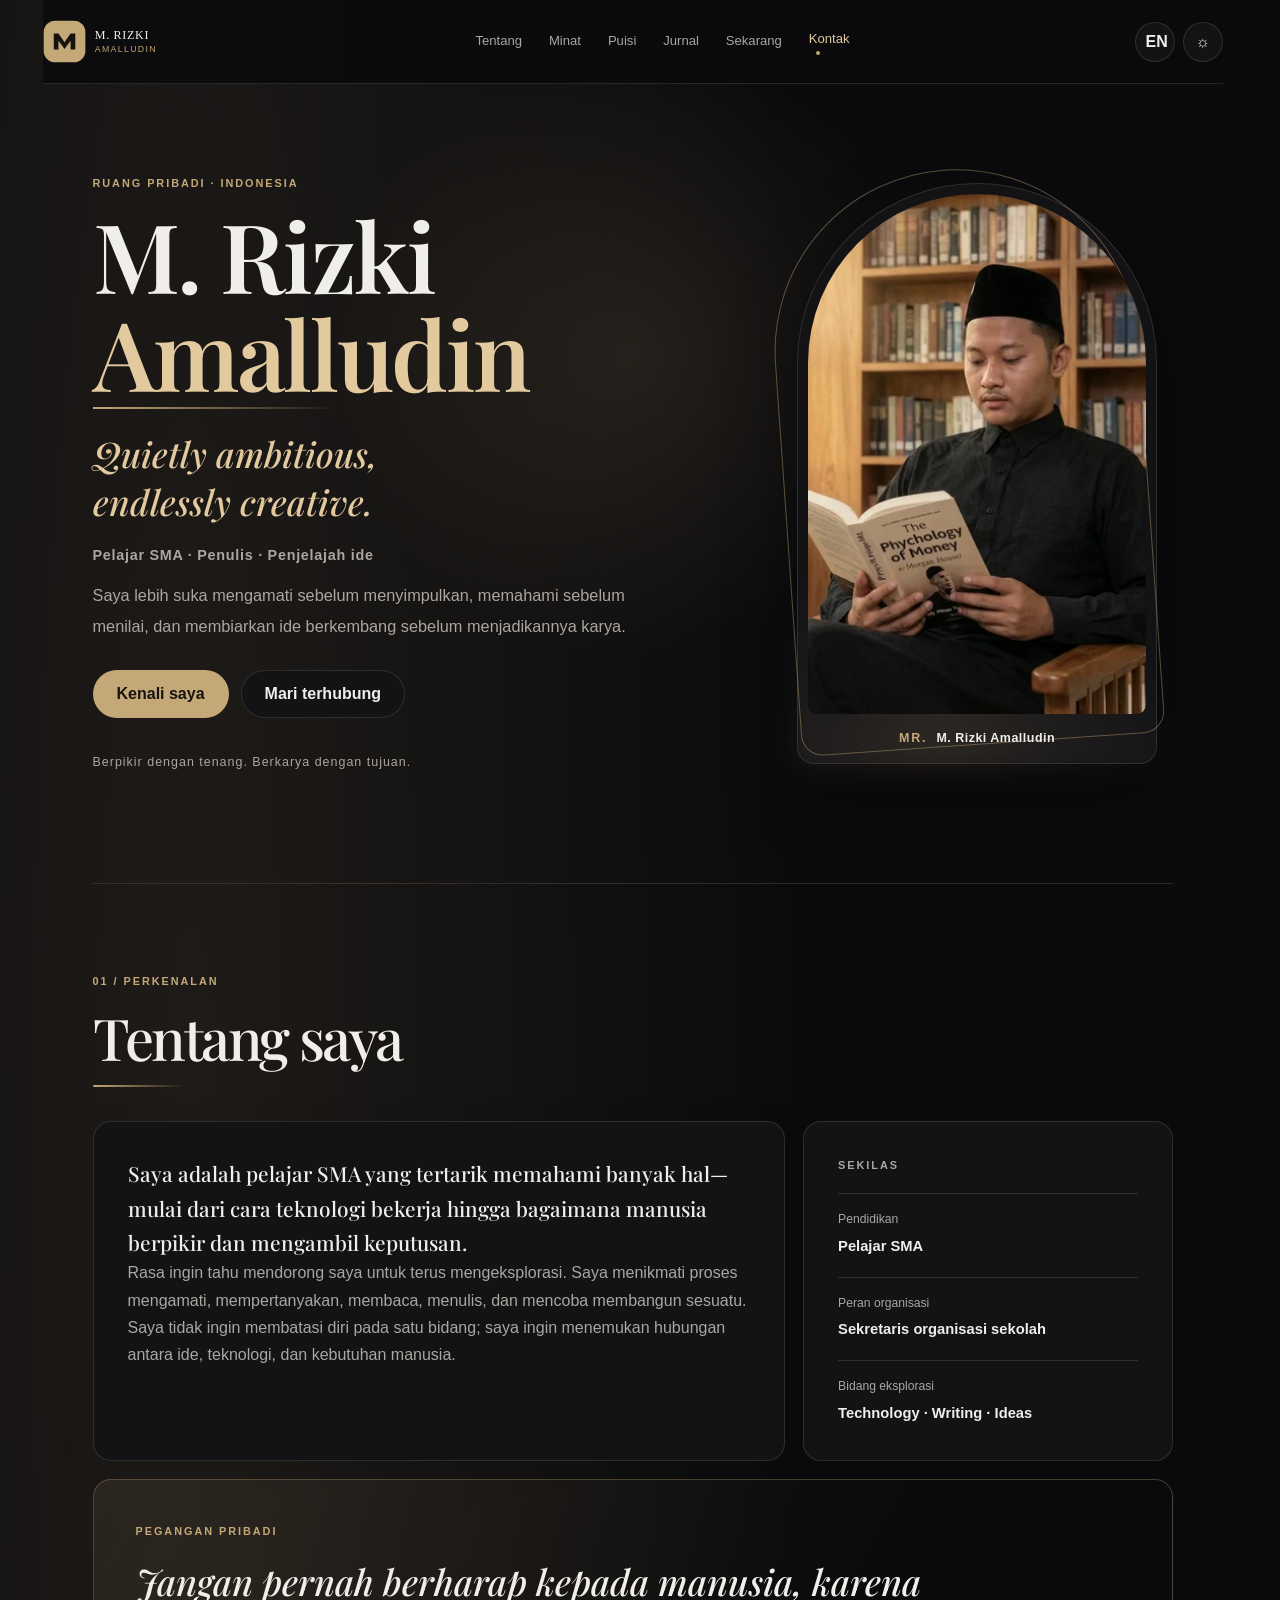
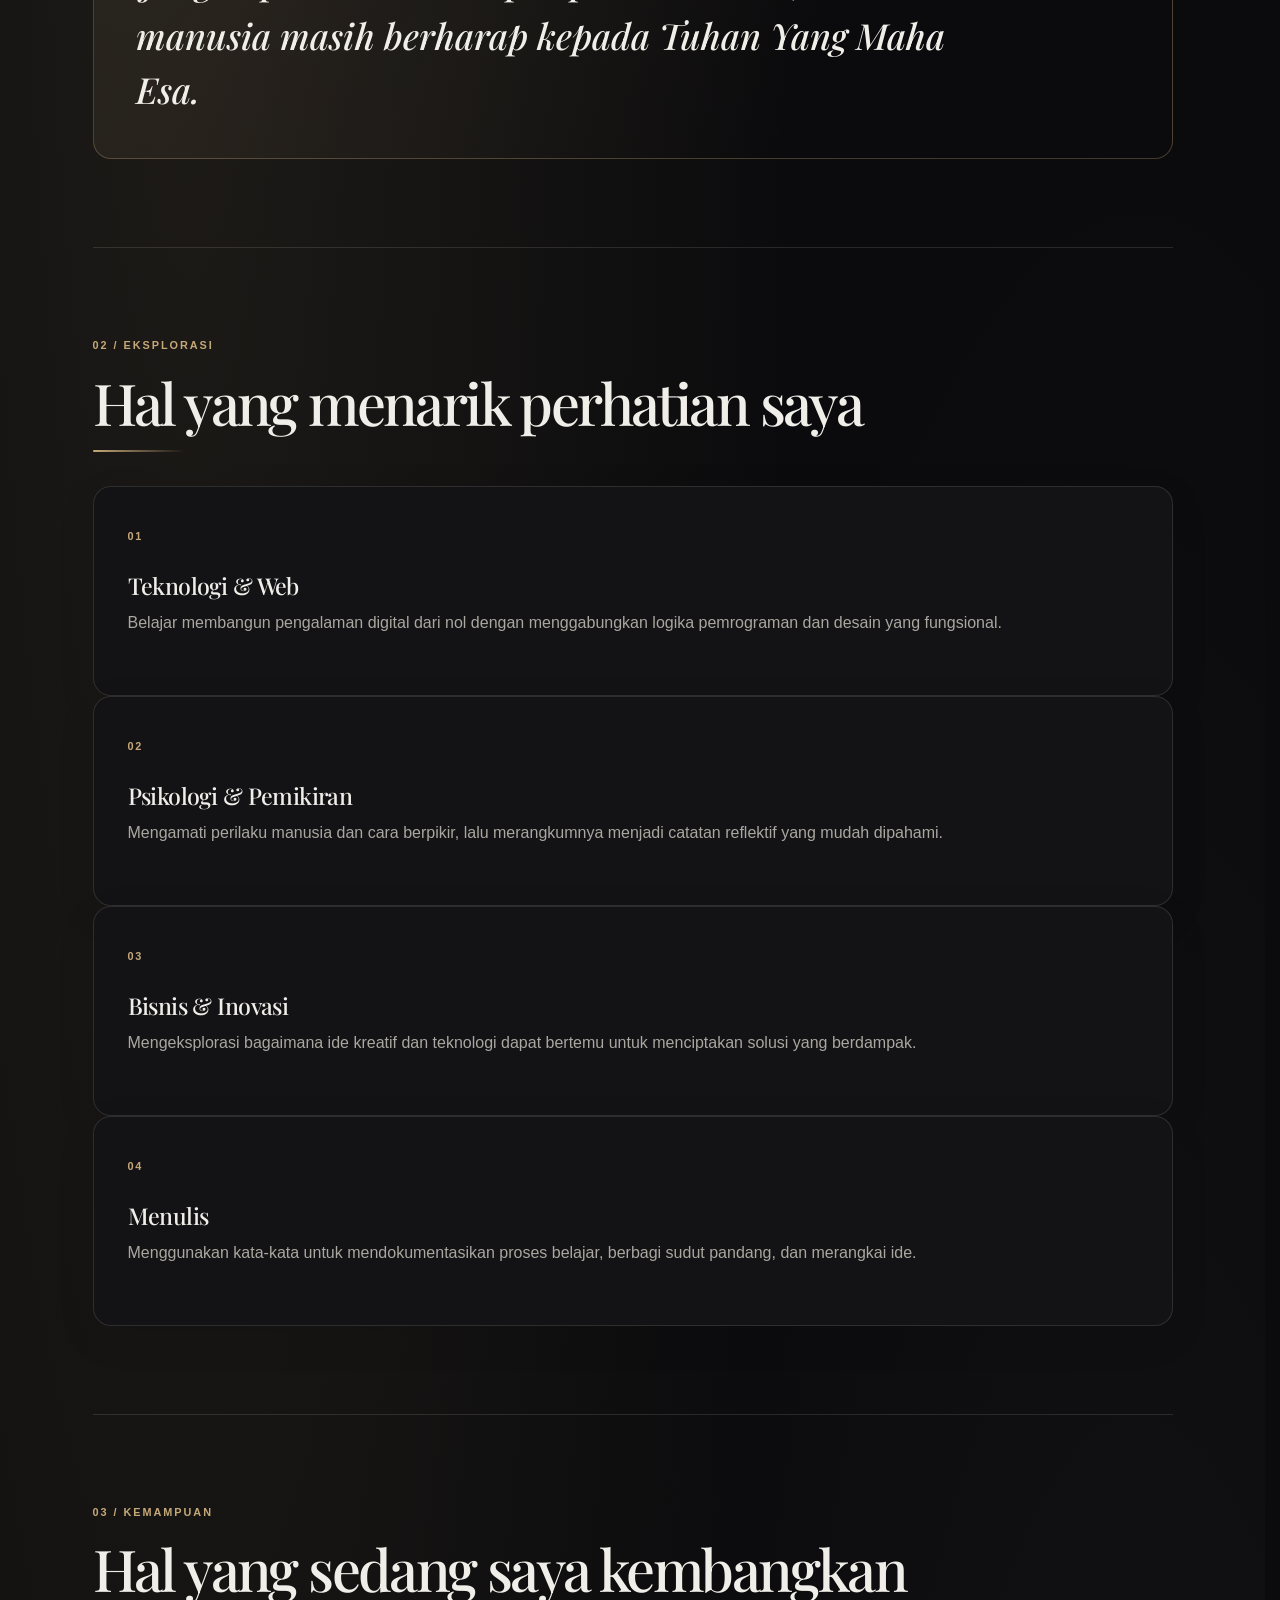
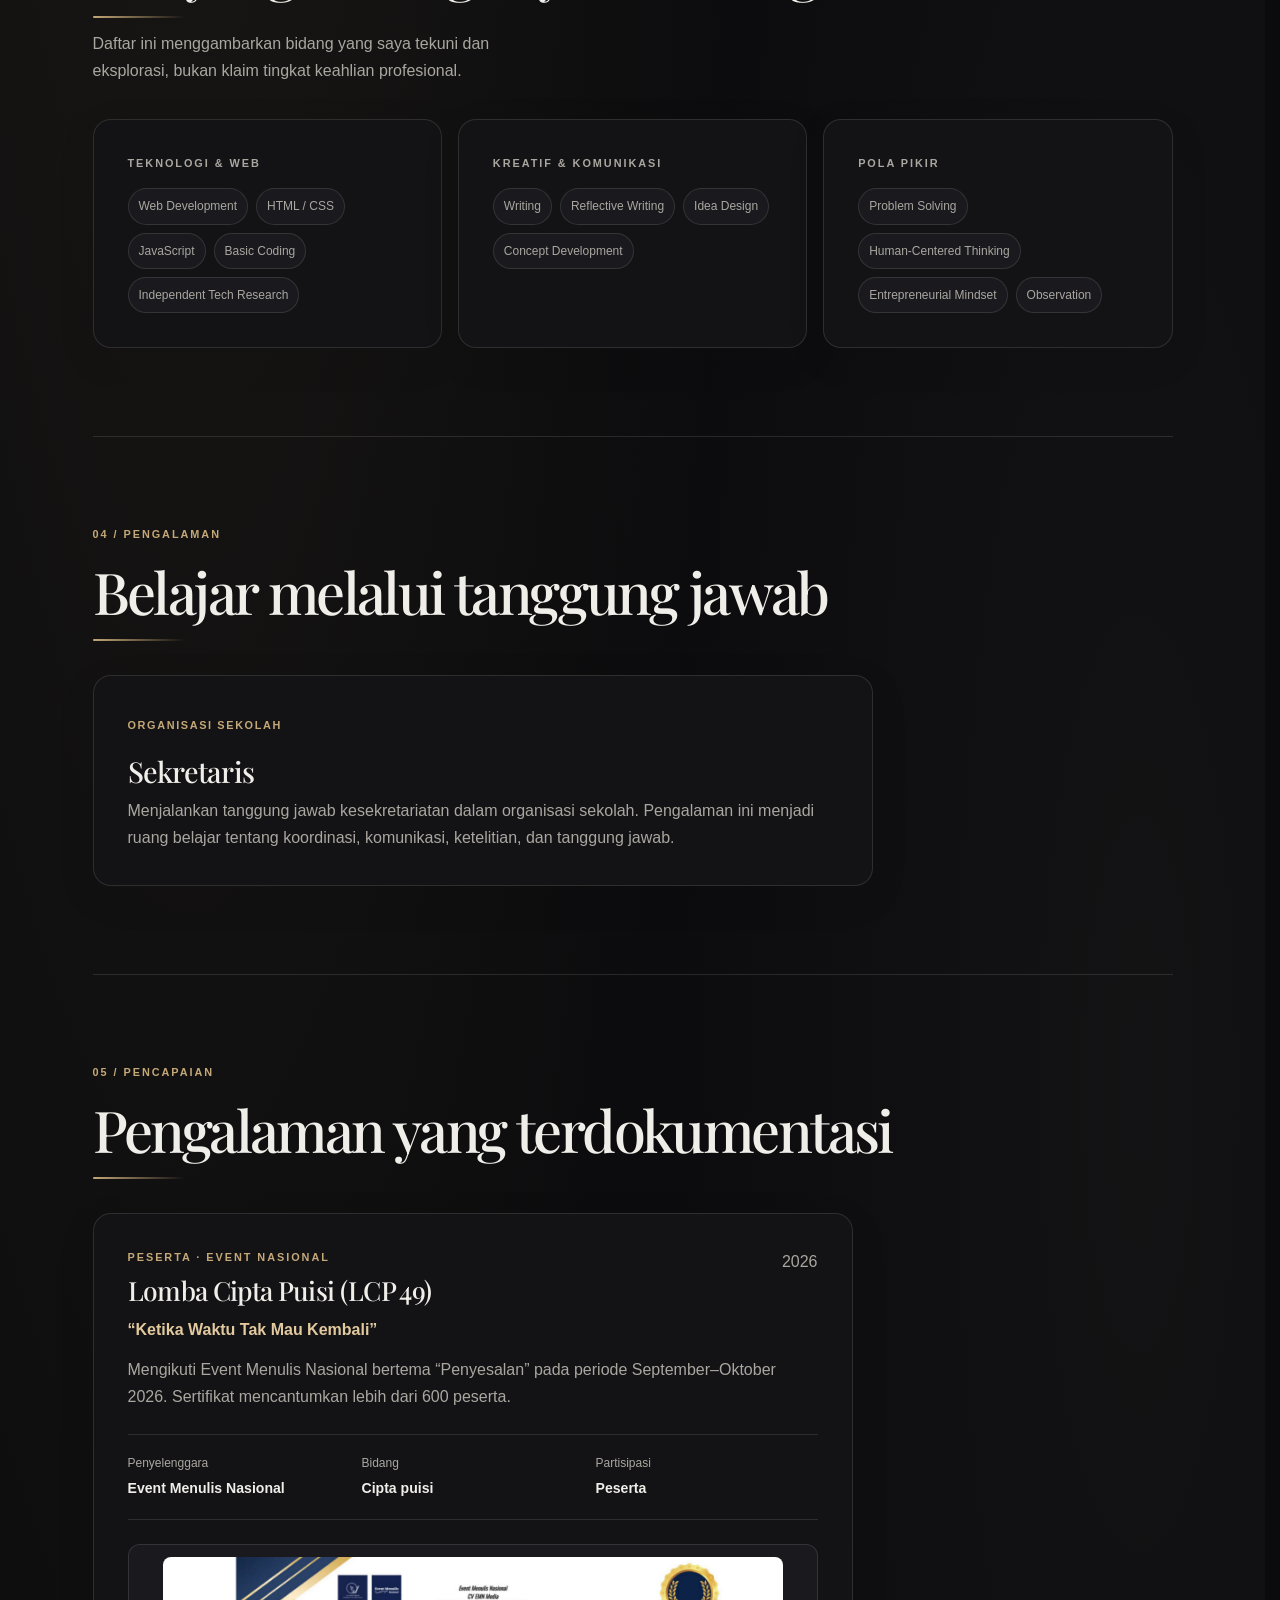
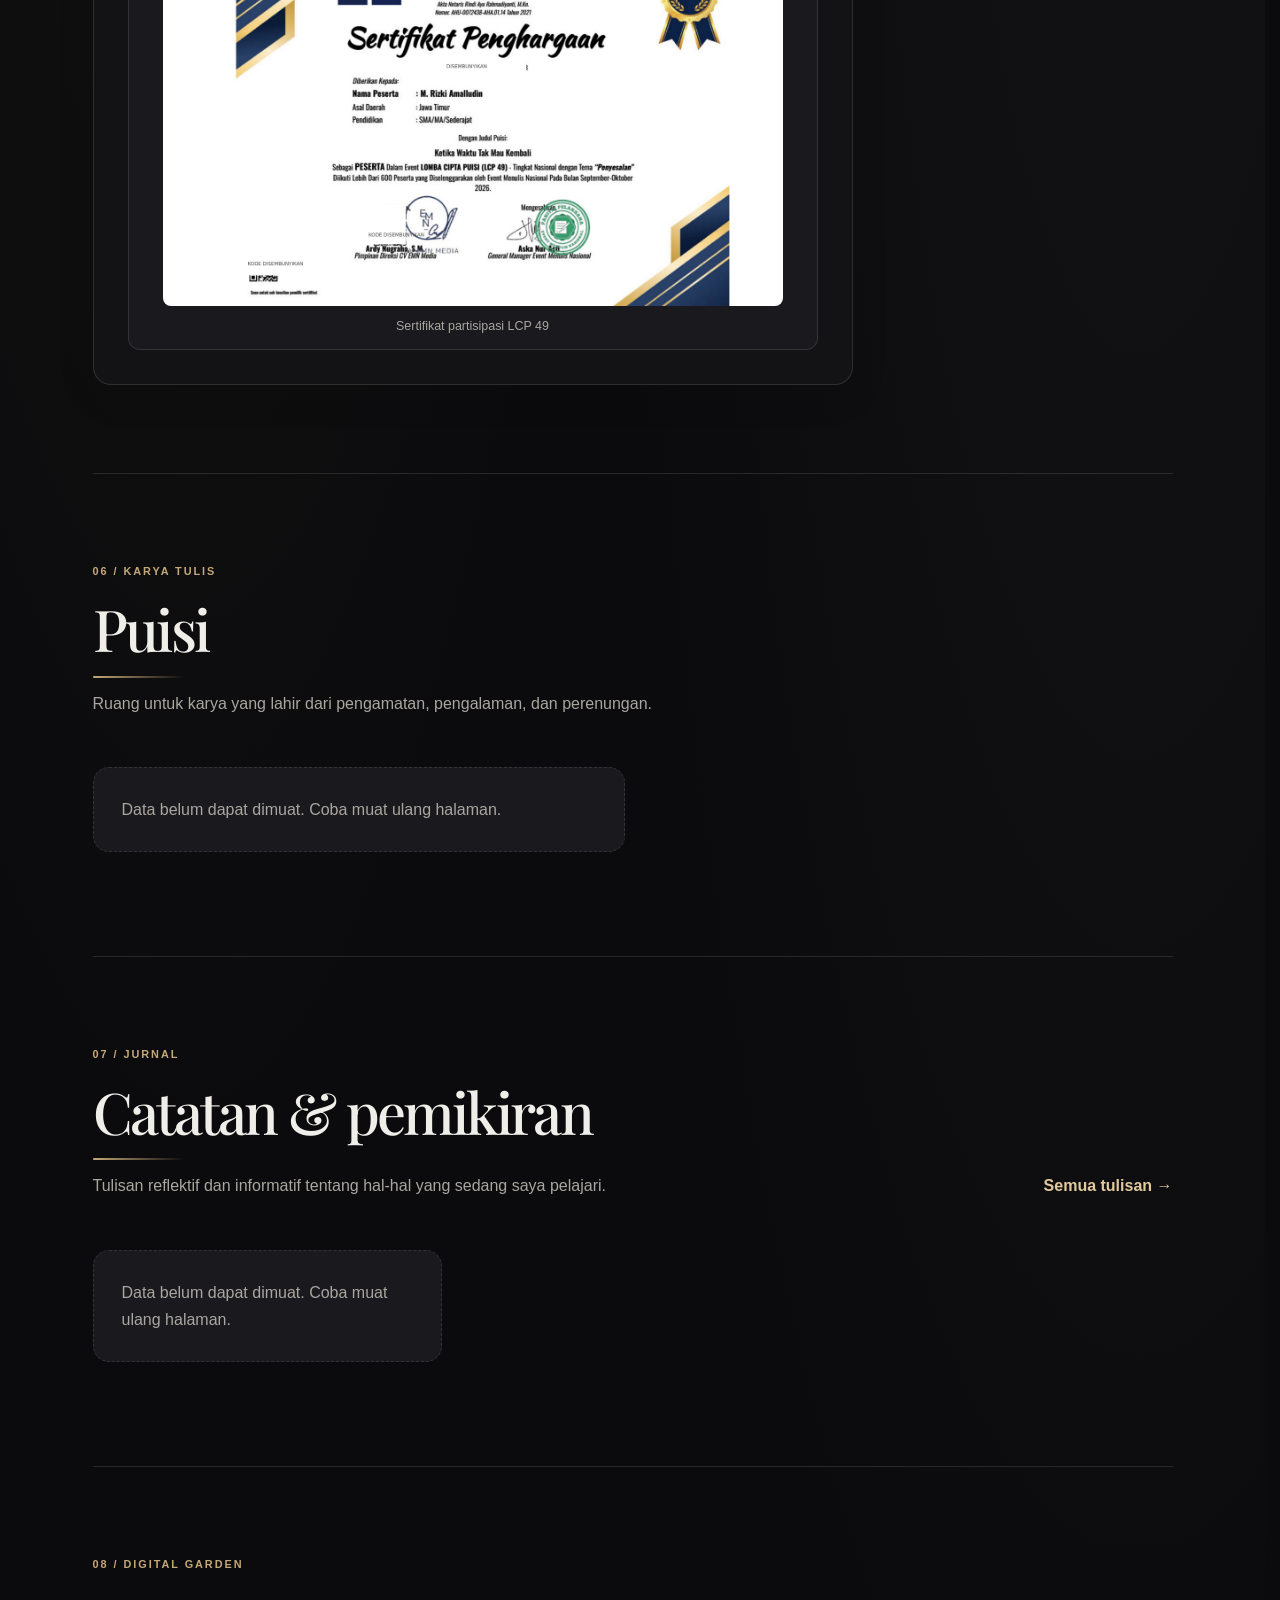
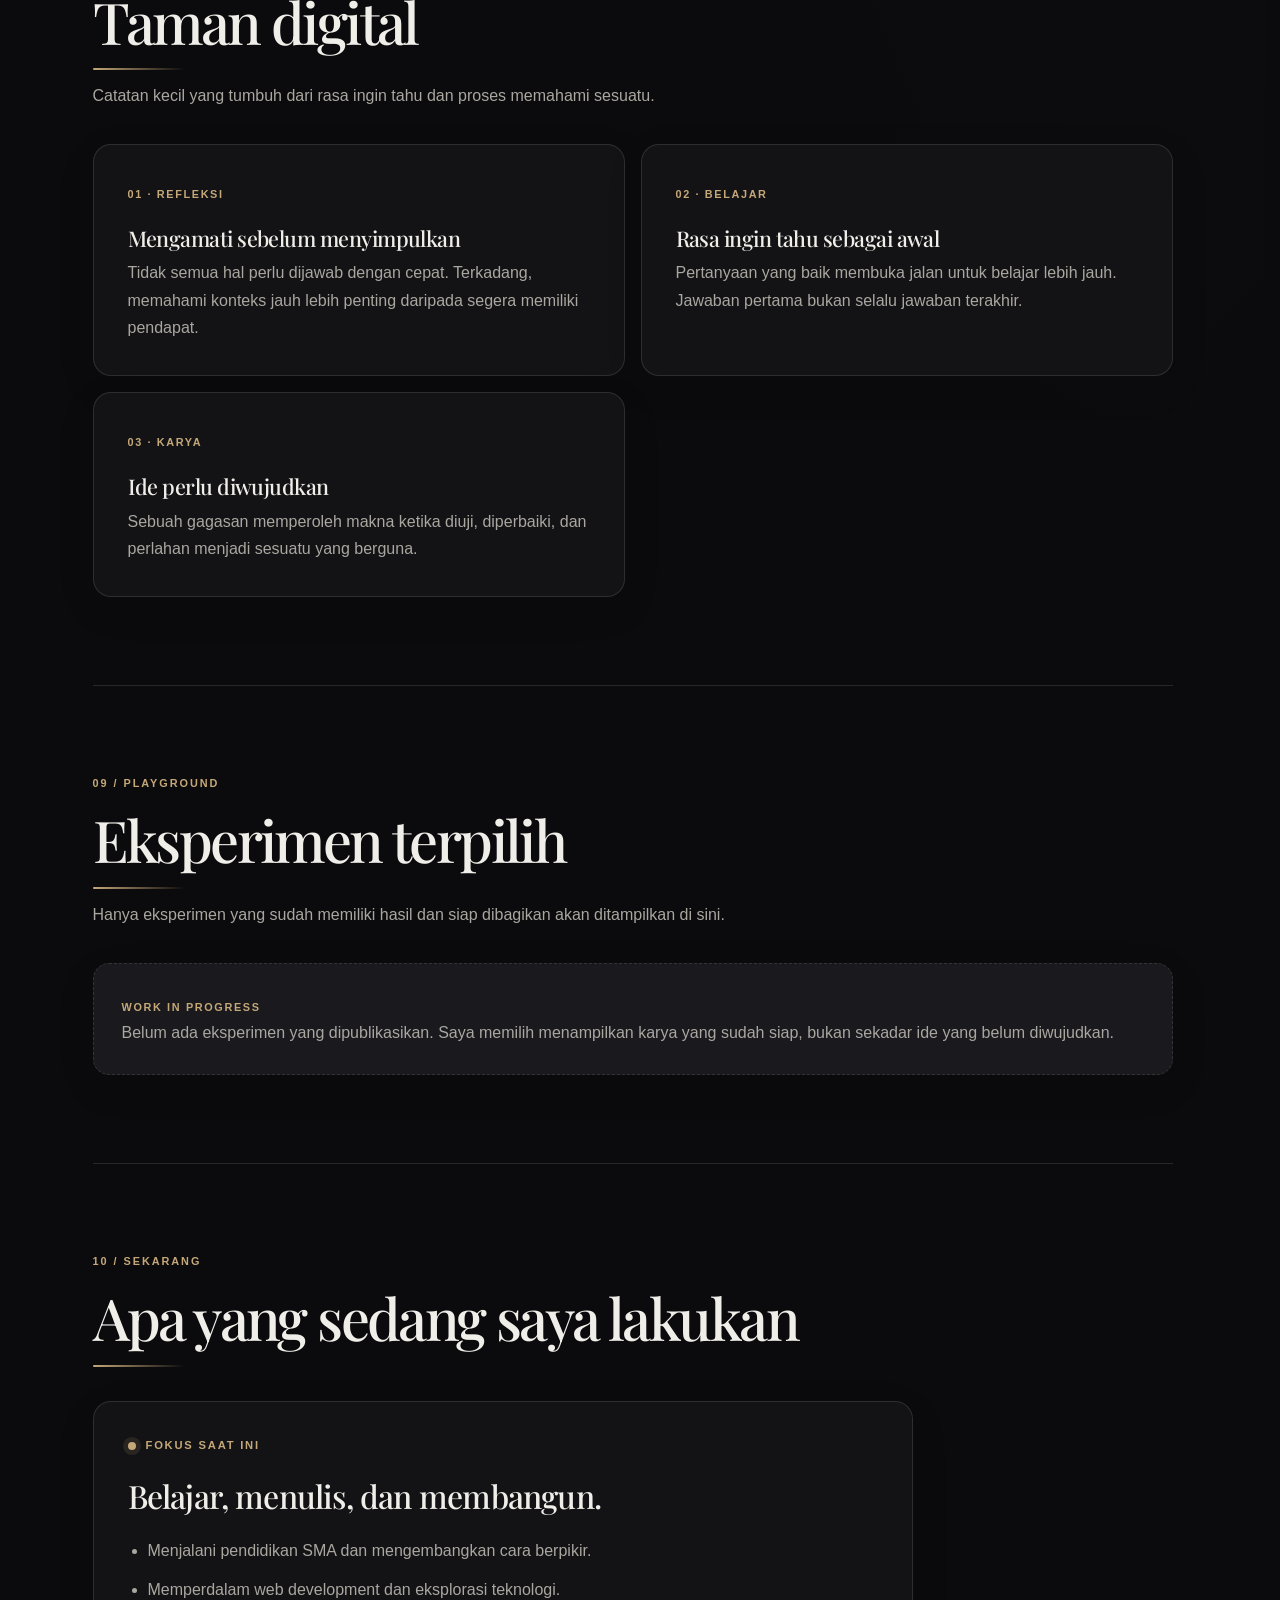
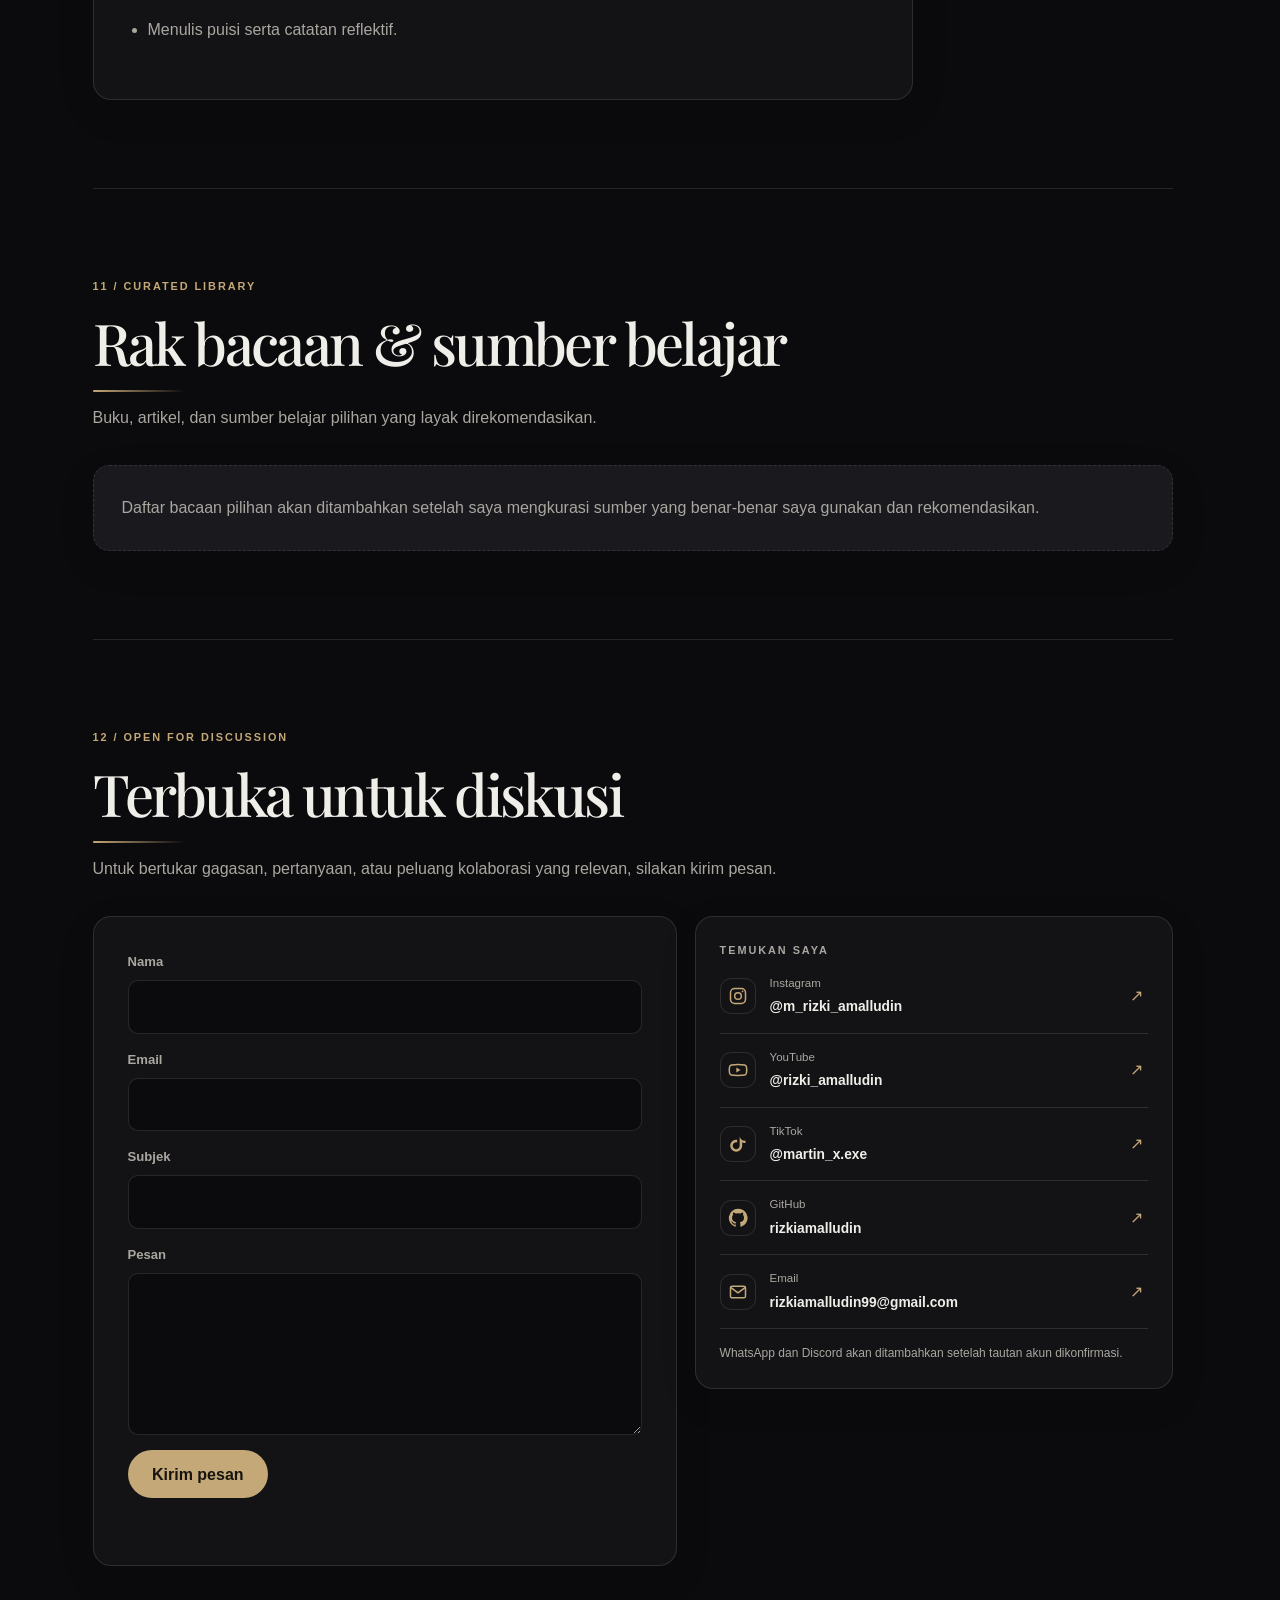
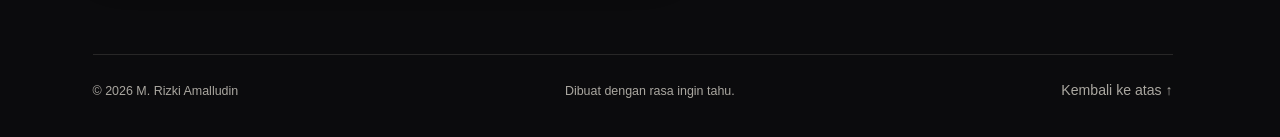
<file: index.html>
<!doctype html>
<html lang="id">
<head>
  <meta charset="utf-8">
  <meta name="viewport" content="width=device-width, initial-scale=1">
  <meta name="theme-color" content="#0b0b0d">
  <meta name="description" content="Ruang pribadi M. Rizki Amalludin — pelajar, penulis, dan penjelajah ide di bidang teknologi, pemikiran, bisnis, dan kreativitas.">
  <meta name="author" content="M. Rizki Amalludin">
  <meta name="robots" content="index, follow">
  <link rel="canonical" href="https://myprofil-rizki.vercel.app/">
  <meta property="og:type" content="profile">
  <meta property="og:title" content="M. Rizki Amalludin — Personal Space">
  <meta property="og:description" content="Quietly ambitious, endlessly creative.">
  <meta property="og:url" content="https://myprofil-rizki.vercel.app/">
  <meta property="og:image" content="foto-saya.webp">
  <meta name="color-scheme" content="dark light">
  <title>M. Rizki Amalludin — Quietly Ambitious</title>

  <link rel="preconnect" href="https://fonts.googleapis.com">
  <link rel="preconnect" href="https://fonts.gstatic.com" crossorigin>
  <link href="https://fonts.googleapis.com/css2?family=DM+Sans:wght@400;500;600;700&family=Playfair+Display:ital,wght@0,500;0,600;0,700;1,500;1,600&display=swap" rel="stylesheet">
  <link rel="stylesheet" href="style.css">
  <script src="backend.js" defer></script>
  <script src="site.js" defer></script>
  <script type="application/ld+json">
  {"@context":"https://schema.org","@type":"Person","name":"M. Rizki Amalludin","url":"https://myprofil-rizki.vercel.app/","description":"Student, writer, and independent learner exploring technology, human thinking, business, and creativity.","sameAs":["https://github.com/rizkiamalludin","https://instagram.com/m_rizki_amalludin","https://youtube.com/@rizki_amalludin","https://www.tiktok.com/@martin_x.exe"]}
  </script>

  <link rel="icon" href="/favicon.svg?v=20261125-4" type="image/svg+xml" sizes="any">
  <link rel="shortcut icon" href="/favicon.svg?v=20261125-4" type="image/svg+xml">
  <link rel="manifest" href="/site.webmanifest">
</head>
<body data-page="home">
  <div class="page-loader" id="page-loader" role="status" aria-live="polite">
    <div class="loader-inner">
      <img src="/logo.svg" alt="M. Rizki Amalludin" width="220" height="64">
      <span class="loader-caption" data-id="Menyiapkan ruang..." data-en="Preparing this space...">Menyiapkan ruang...</span>
      <span class="loader-track" aria-hidden="true"><span></span></span>
    </div>
  </div>
  <div class="route-transition" id="route-transition" aria-hidden="true">
    <div class="route-transition-inner">
      <img src="/logo.svg" alt="M. Rizki Amalludin" width="220" height="64">
      <span class="route-transition-line"></span>
    </div>
  </div>
  <div class="scroll-progress" id="scroll-progress" aria-hidden="true"></div>
  <a class="skip-link" href="#main-content" data-id="Lewati ke konten utama" data-en="Skip to main content">Lewati ke konten utama</a>
  <header class="site-header">
    <a class="brand" href="#beranda" aria-label="M. Rizki Amalludin — beranda"><img src="logo.svg" alt="M. Rizki Amalludin" width="150" height="48"></a>
    <nav class="main-nav" aria-label="Navigasi utama">
      <a href="#tentang" data-id="Tentang" data-en="About">Tentang</a>
      <a href="#minat" data-id="Minat" data-en="Interests">Minat</a>
      <a href="#puisi" data-id="Puisi" data-en="Poetry">Puisi</a>
      <a href="journal.html" data-id="Jurnal" data-en="Journal">Jurnal</a>
      <a href="#sekarang" data-id="Sekarang" data-en="Now">Sekarang</a>
      <a href="#kontak" data-id="Kontak" data-en="Contact">Kontak</a>
    </nav>
    <div class="header-tools">
      <button class="tool-button" id="language-toggle" type="button" aria-label="Change language">EN</button>
      <button class="tool-button" id="theme-toggle" type="button" aria-label="Aktifkan tema terang" aria-pressed="false">☼</button>
    </div>
  </header>

  <main id="main-content">
    <section class="hero section-wrap" id="beranda">
      <div class="hero-copy">
        <p class="eyebrow" data-id="RUANG PRIBADI · INDONESIA" data-en="PERSONAL SPACE · INDONESIA">RUANG PRIBADI · INDONESIA</p>
        <h1>M. Rizki <span>Amalludin</span></h1>
        <p class="hero-tagline">Quietly ambitious,<br><em>endlessly creative.</em></p>
        <p class="hero-role" data-id="Pelajar SMA · Penulis · Penjelajah ide" data-en="High school student · Writer · Curious mind">Pelajar SMA · Penulis · Penjelajah ide</p>
        <p class="hero-description" data-id="Saya lebih suka mengamati sebelum menyimpulkan, memahami sebelum menilai, dan membiarkan ide berkembang sebelum menjadikannya karya." data-en="I prefer to observe before concluding, understand before judging, and let ideas mature before turning them into work.">Saya lebih suka mengamati sebelum menyimpulkan, memahami sebelum menilai, dan membiarkan ide berkembang sebelum menjadikannya karya.</p>
        <div class="hero-actions">
          <a class="button button-primary" href="#tentang" data-id="Kenali saya" data-en="Get to know me">Kenali saya</a>
          <a class="button button-secondary" href="#kontak" data-id="Mari terhubung" data-en="Get in touch">Mari terhubung</a>
        </div>
        <p class="hero-note" data-id="Berpikir dengan tenang. Berkarya dengan tujuan." data-en="Think quietly. Create with intention.">Berpikir dengan tenang. Berkarya dengan tujuan.</p>
      </div>
      <figure class="profile-frame">
        <div class="profile-accent" aria-hidden="true"></div>
        <img class="profile-photo" src="foto-saya.webp" alt="Foto M. Rizki Amalludin" width="420" height="520" fetchpriority="high">
        <figcaption><span>MR.</span> M. Rizki Amalludin</figcaption>
      </figure>
    </section>

    <section class="content-section section-wrap" id="tentang">
      <div class="section-heading"><p class="eyebrow" data-id="01 / PERKENALAN" data-en="01 / INTRODUCTION">01 / PERKENALAN</p><h2 data-id="Tentang saya" data-en="A little about me">Tentang saya</h2></div>
      <div class="about-grid">
        <article class="surface-card about-main">
          <p class="lead-copy" data-id="Saya adalah pelajar SMA yang tertarik memahami banyak hal—mulai dari cara teknologi bekerja hingga bagaimana manusia berpikir dan mengambil keputusan." data-en="I am a high school student interested in understanding many things—from how technology works to how people think and make decisions.">Saya adalah pelajar SMA yang tertarik memahami banyak hal—mulai dari cara teknologi bekerja hingga bagaimana manusia berpikir dan mengambil keputusan.</p>
          <p data-id="Rasa ingin tahu mendorong saya untuk terus mengeksplorasi. Saya menikmati proses mengamati, mempertanyakan, membaca, menulis, dan mencoba membangun sesuatu. Saya tidak ingin membatasi diri pada satu bidang; saya ingin menemukan hubungan antara ide, teknologi, dan kebutuhan manusia." data-en="Curiosity keeps me exploring. I enjoy observing, questioning, reading, writing, and trying to build things. I do not want to limit myself to one field; I want to discover the connections between ideas, technology, and human needs.">Rasa ingin tahu mendorong saya untuk terus mengeksplorasi. Saya menikmati proses mengamati, mempertanyakan, membaca, menulis, dan mencoba membangun sesuatu. Saya tidak ingin membatasi diri pada satu bidang; saya ingin menemukan hubungan antara ide, teknologi, dan kebutuhan manusia.</p>
        </article>
        <aside class="surface-card profile-facts">
          <p class="eyebrow" data-id="SEKILAS" data-en="AT A GLANCE">SEKILAS</p>
          <div><span data-id="Pendidikan" data-en="Education">Pendidikan</span><strong data-id="Pelajar SMA" data-en="High school student">Pelajar SMA</strong></div>
          <div><span data-id="Peran organisasi" data-en="Organizational role">Peran organisasi</span><strong data-id="Sekretaris organisasi sekolah" data-en="School organization secretary">Sekretaris organisasi sekolah</strong></div>
          <div><span data-id="Bidang eksplorasi" data-en="Exploring">Bidang eksplorasi</span><strong>Technology · Writing · Ideas</strong></div>
        </aside>
      </div>
      <article class="principle-card">
        <p class="eyebrow" data-id="PEGANGAN PRIBADI" data-en="PERSONAL PRINCIPLE">PEGANGAN PRIBADI</p>
        <blockquote data-id="Jangan pernah berharap kepada manusia, karena manusia masih berharap kepada Tuhan Yang Maha Esa." data-en="Do not place all your hopes in people, because people themselves still place their hopes in God Almighty.">Jangan pernah berharap kepada manusia, karena manusia masih berharap kepada Tuhan Yang Maha Esa.</blockquote>
      </article>
    </section>

    <section class="content-section section-wrap" id="minat">
      <div class="section-heading"><p class="eyebrow" data-id="02 / EKSPLORASI" data-en="02 / EXPLORATION">02 / EKSPLORASI</p><h2 data-id="Hal yang menarik perhatian saya" data-en="Things that draw my curiosity">Hal yang menarik perhatian saya</h2></div>
      <div class="interest-grid">
        <article class="surface-card interest-card"><span class="card-index">01</span><h3 data-id="Teknologi & Web" data-en="Technology & Web">Teknologi &amp; Web</h3><p data-id="Belajar membangun pengalaman digital dari nol dengan menggabungkan logika pemrograman dan desain yang fungsional." data-en="Learning to build digital experiences from scratch by combining programming logic and functional design.">Belajar membangun pengalaman digital dari nol dengan menggabungkan logika pemrograman dan desain yang fungsional.</p></article>
        <article class="surface-card interest-card"><span class="card-index">02</span><h3 data-id="Psikologi & Pemikiran" data-en="Psychology & Thought">Psikologi &amp; Pemikiran</h3><p data-id="Mengamati perilaku manusia dan cara berpikir, lalu merangkumnya menjadi catatan reflektif yang mudah dipahami." data-en="Observing human behavior and thought, then turning those observations into clear reflective notes.">Mengamati perilaku manusia dan cara berpikir, lalu merangkumnya menjadi catatan reflektif yang mudah dipahami.</p></article>
        <article class="surface-card interest-card"><span class="card-index">03</span><h3 data-id="Bisnis & Inovasi" data-en="Business & Innovation">Bisnis &amp; Inovasi</h3><p data-id="Mengeksplorasi bagaimana ide kreatif dan teknologi dapat bertemu untuk menciptakan solusi yang berdampak." data-en="Exploring how creative ideas and technology can meet to create meaningful solutions.">Mengeksplorasi bagaimana ide kreatif dan teknologi dapat bertemu untuk menciptakan solusi yang berdampak.</p></article>
        <article class="surface-card interest-card"><span class="card-index">04</span><h3 data-id="Menulis" data-en="Writing">Menulis</h3><p data-id="Menggunakan kata-kata untuk mendokumentasikan proses belajar, berbagi sudut pandang, dan merangkai ide." data-en="Using words to document learning, share perspectives, and connect ideas.">Menggunakan kata-kata untuk mendokumentasikan proses belajar, berbagi sudut pandang, dan merangkai ide.</p></article>
      </div>
    </section>

    <section class="content-section section-wrap" id="kompetensi">
      <div class="section-heading"><p class="eyebrow" data-id="03 / KEMAMPUAN" data-en="03 / CAPABILITIES">03 / KEMAMPUAN</p><h2 data-id="Hal yang sedang saya kembangkan" data-en="What I am developing">Hal yang sedang saya kembangkan</h2><p class="section-intro" data-id="Daftar ini menggambarkan bidang yang saya tekuni dan eksplorasi, bukan klaim tingkat keahlian profesional." data-en="This list reflects the areas I work on and explore, not claims of professional mastery.">Daftar ini menggambarkan bidang yang saya tekuni dan eksplorasi, bukan klaim tingkat keahlian profesional.</p></div>
      <div class="skills-grid">
        <article class="surface-card"><p class="skill-label" data-id="TEKNOLOGI & WEB" data-en="TECHNOLOGY & WEB">TEKNOLOGI &amp; WEB</p><div class="tag-list"><span>Web Development</span><span>HTML / CSS</span><span>JavaScript</span><span>Basic Coding</span><span>Independent Tech Research</span></div></article>
        <article class="surface-card"><p class="skill-label" data-id="KREATIF & KOMUNIKASI" data-en="CREATIVE & COMMUNICATION">KREATIF &amp; KOMUNIKASI</p><div class="tag-list"><span>Writing</span><span>Reflective Writing</span><span>Idea Design</span><span>Concept Development</span></div></article>
        <article class="surface-card"><p class="skill-label" data-id="POLA PIKIR" data-en="THINKING">POLA PIKIR</p><div class="tag-list"><span>Problem Solving</span><span>Human-Centered Thinking</span><span>Entrepreneurial Mindset</span><span>Observation</span></div></article>
      </div>
    </section>

    <section class="content-section section-wrap" id="pengalaman">
      <div class="section-heading"><p class="eyebrow" data-id="04 / PENGALAMAN" data-en="04 / EXPERIENCE">04 / PENGALAMAN</p><h2 data-id="Belajar melalui tanggung jawab" data-en="Learning through responsibility">Belajar melalui tanggung jawab</h2></div>
      <article class="surface-card experience-card"><span class="card-index">ORGANISASI SEKOLAH</span><h3 data-id="Sekretaris" data-en="Secretary">Sekretaris</h3><p data-id="Menjalankan tanggung jawab kesekretariatan dalam organisasi sekolah. Pengalaman ini menjadi ruang belajar tentang koordinasi, komunikasi, ketelitian, dan tanggung jawab." data-en="Carrying out secretarial responsibilities in a school organization. This experience is a way to learn coordination, communication, attention to detail, and responsibility.">Menjalankan tanggung jawab kesekretariatan dalam organisasi sekolah. Pengalaman ini menjadi ruang belajar tentang koordinasi, komunikasi, ketelitian, dan tanggung jawab.</p></article>
    </section>

    <section class="content-section section-wrap" id="pencapaian">
      <div class="section-heading"><p class="eyebrow" data-id="05 / PENCAPAIAN" data-en="05 / RECOGNITION">05 / PENCAPAIAN</p><h2 data-id="Pengalaman yang terdokumentasi" data-en="A documented milestone">Pengalaman yang terdokumentasi</h2></div>
      <article class="surface-card achievement-card">
        <div class="achievement-top"><span class="skill-label" data-id="PESERTA · EVENT NASIONAL" data-en="PARTICIPANT · NATIONAL EVENT">PESERTA · EVENT NASIONAL</span><span class="muted">2026</span></div>
        <h3>Lomba Cipta Puisi (LCP 49)</h3><p class="achievement-subtitle">“Ketika Waktu Tak Mau Kembali”</p>
        <p data-id="Mengikuti Event Menulis Nasional bertema “Penyesalan” pada periode September–Oktober 2026. Sertifikat mencantumkan lebih dari 600 peserta." data-en="Participated in a national writing event themed “Regret” during September–October 2026. The certificate states that more than 600 participants took part.">Mengikuti Event Menulis Nasional bertema “Penyesalan” pada periode September–Oktober 2026. Sertifikat mencantumkan lebih dari 600 peserta.</p>
        <dl class="achievement-facts"><div><dt data-id="Penyelenggara" data-en="Organizer">Penyelenggara</dt><dd>Event Menulis Nasional</dd></div><div><dt data-id="Bidang" data-en="Category">Bidang</dt><dd data-id="Cipta puisi" data-en="Poetry writing">Cipta puisi</dd></div><div><dt data-id="Partisipasi" data-en="Participation">Partisipasi</dt><dd data-id="Peserta" data-en="Participant">Peserta</dd></div></dl>
        <figure class="certificate-figure"><a href="sertifikat-rizki-disamarkan.jpg" target="_blank" rel="noopener noreferrer"><img src="sertifikat-rizki-disamarkan.jpg" alt="Sertifikat peserta Lomba Cipta Puisi LCP 49" loading="lazy"></a><figcaption data-id="Sertifikat partisipasi LCP 49" data-en="LCP 49 participation certificate">Sertifikat partisipasi LCP 49</figcaption></figure>
      </article>
    </section>

    <section class="content-section section-wrap" id="puisi">
      <div class="section-heading"><p class="eyebrow" data-id="06 / KARYA TULIS" data-en="06 / WRITTEN WORK">06 / KARYA TULIS</p><h2 data-id="Puisi" data-en="Poetry">Puisi</h2><p class="section-intro" data-id="Ruang untuk karya yang lahir dari pengamatan, pengalaman, dan perenungan." data-en="A space for writing shaped by observation, experience, and reflection.">Ruang untuk karya yang lahir dari pengamatan, pengalaman, dan perenungan.</p></div>
      <div class="poetry-grid" id="poetry-grid" aria-live="polite"><p class="muted" data-id="Memuat puisi…" data-en="Loading poetry…">Memuat puisi…</p></div>
    </section>

    <section class="content-section section-wrap" id="jurnal">
      <div class="section-heading section-heading-row"><div><p class="eyebrow" data-id="07 / JURNAL" data-en="07 / JOURNAL">07 / JURNAL</p><h2 data-id="Catatan & pemikiran" data-en="Notes & thoughts">Catatan &amp; pemikiran</h2><p class="section-intro" data-id="Tulisan reflektif dan informatif tentang hal-hal yang sedang saya pelajari." data-en="Reflective and informative writing about things I am learning.">Tulisan reflektif dan informatif tentang hal-hal yang sedang saya pelajari.</p></div><a class="text-link" href="journal.html" data-id="Semua tulisan →" data-en="All writing →">Semua tulisan →</a></div>
      <div class="post-grid" id="latest-posts" aria-live="polite"><p class="muted">Memuat tulisan…</p></div>
    </section>

    <section class="content-section section-wrap" id="garden">
      <div class="section-heading"><p class="eyebrow" data-id="08 / DIGITAL GARDEN" data-en="08 / DIGITAL GARDEN">08 / DIGITAL GARDEN</p><h2 data-id="Taman digital" data-en="A digital garden">Taman digital</h2><p class="section-intro" data-id="Catatan kecil yang tumbuh dari rasa ingin tahu dan proses memahami sesuatu." data-en="Small notes growing from curiosity and the process of understanding.">Catatan kecil yang tumbuh dari rasa ingin tahu dan proses memahami sesuatu.</p></div>
      <div class="garden-grid">
        <article class="surface-card garden-note"><span class="card-index">01 · REFLEKSI</span><h3 data-id="Mengamati sebelum menyimpulkan" data-en="Observe before concluding">Mengamati sebelum menyimpulkan</h3><p data-id="Tidak semua hal perlu dijawab dengan cepat. Terkadang, memahami konteks jauh lebih penting daripada segera memiliki pendapat." data-en="Not everything needs an immediate answer. Sometimes understanding the context matters more than having an instant opinion.">Tidak semua hal perlu dijawab dengan cepat. Terkadang, memahami konteks jauh lebih penting daripada segera memiliki pendapat.</p></article>
        <article class="surface-card garden-note"><span class="card-index">02 · BELAJAR</span><h3 data-id="Rasa ingin tahu sebagai awal" data-en="Curiosity as a beginning">Rasa ingin tahu sebagai awal</h3><p data-id="Pertanyaan yang baik membuka jalan untuk belajar lebih jauh. Jawaban pertama bukan selalu jawaban terakhir." data-en="Good questions open the way to deeper learning. The first answer is not always the final one.">Pertanyaan yang baik membuka jalan untuk belajar lebih jauh. Jawaban pertama bukan selalu jawaban terakhir.</p></article>
        <article class="surface-card garden-note"><span class="card-index">03 · KARYA</span><h3 data-id="Ide perlu diwujudkan" data-en="Ideas need to be made real">Ide perlu diwujudkan</h3><p data-id="Sebuah gagasan memperoleh makna ketika diuji, diperbaiki, dan perlahan menjadi sesuatu yang berguna." data-en="An idea gains meaning when it is tested, improved, and gradually becomes something useful.">Sebuah gagasan memperoleh makna ketika diuji, diperbaiki, dan perlahan menjadi sesuatu yang berguna.</p></article>
      </div>
    </section>

    <section class="content-section section-wrap" id="playground">
      <div class="section-heading"><p class="eyebrow" data-id="09 / PLAYGROUND" data-en="09 / PLAYGROUND">09 / PLAYGROUND</p><h2 data-id="Eksperimen terpilih" data-en="Selected experiments">Eksperimen terpilih</h2><p class="section-intro" data-id="Hanya eksperimen yang sudah memiliki hasil dan siap dibagikan akan ditampilkan di sini." data-en="Only experiments with a finished, shareable result will be shown here.">Hanya eksperimen yang sudah memiliki hasil dan siap dibagikan akan ditampilkan di sini.</p></div>
      <div class="surface-card empty-state"><span class="card-index">WORK IN PROGRESS</span><p data-id="Belum ada eksperimen yang dipublikasikan. Saya memilih menampilkan karya yang sudah siap, bukan sekadar ide yang belum diwujudkan." data-en="No experiments have been published yet. I prefer to share finished work rather than ideas that have not been realized.">Belum ada eksperimen yang dipublikasikan. Saya memilih menampilkan karya yang sudah siap, bukan sekadar ide yang belum diwujudkan.</p></div>
    </section>

    <section class="content-section section-wrap" id="sekarang">
      <div class="section-heading"><p class="eyebrow" data-id="10 / SEKARANG" data-en="10 / NOW">10 / SEKARANG</p><h2 data-id="Apa yang sedang saya lakukan" data-en="What I am focused on">Apa yang sedang saya lakukan</h2></div>
      <div class="now-panel surface-card"><div class="now-date"><span class="now-dot"></span><span data-id="FOKUS SAAT INI" data-en="CURRENT FOCUS">FOKUS SAAT INI</span></div><h3 data-id="Belajar, menulis, dan membangun." data-en="Learning, writing, and building.">Belajar, menulis, dan membangun.</h3><ul><li data-id="Menjalani pendidikan SMA dan mengembangkan cara berpikir." data-en="Continuing high school education and developing my way of thinking.">Menjalani pendidikan SMA dan mengembangkan cara berpikir.</li><li data-id="Memperdalam web development dan eksplorasi teknologi." data-en="Deepening my knowledge of web development and technology.">Memperdalam web development dan eksplorasi teknologi.</li><li data-id="Menulis puisi serta catatan reflektif." data-en="Writing poetry and reflective notes.">Menulis puisi serta catatan reflektif.</li></ul></div>
    </section>

    <section class="content-section section-wrap" id="library">
      <div class="section-heading"><p class="eyebrow" data-id="11 / CURATED LIBRARY" data-en="11 / CURATED LIBRARY">11 / CURATED LIBRARY</p><h2 data-id="Rak bacaan & sumber belajar" data-en="Reading shelf & learning resources">Rak bacaan &amp; sumber belajar</h2><p class="section-intro" data-id="Buku, artikel, dan sumber belajar pilihan yang layak direkomendasikan." data-en="Selected books, articles, and learning resources worth recommending.">Buku, artikel, dan sumber belajar pilihan yang layak direkomendasikan.</p></div>
      <div class="surface-card empty-state"><p data-id="Daftar bacaan pilihan akan ditambahkan setelah saya mengkurasi sumber yang benar-benar saya gunakan dan rekomendasikan." data-en="A curated reading list will appear once I have selected resources I genuinely use and recommend.">Daftar bacaan pilihan akan ditambahkan setelah saya mengkurasi sumber yang benar-benar saya gunakan dan rekomendasikan.</p></div>
    </section>

    <section class="contact-section section-wrap" id="kontak">
      <div class="section-heading"><p class="eyebrow" data-id="12 / OPEN FOR DISCUSSION" data-en="12 / OPEN FOR DISCUSSION">12 / OPEN FOR DISCUSSION</p><h2 data-id="Terbuka untuk diskusi" data-en="Open for discussion">Terbuka untuk diskusi</h2><p class="section-intro" data-id="Untuk bertukar gagasan, pertanyaan, atau peluang kolaborasi yang relevan, silakan kirim pesan." data-en="For thoughtful conversations, questions, or relevant collaboration opportunities, feel free to send a message.">Untuk bertukar gagasan, pertanyaan, atau peluang kolaborasi yang relevan, silakan kirim pesan.</p></div>
      <div class="contact-layout">
        <form id="contact-form" class="surface-card stack-form">
          <label><span data-id="Nama" data-en="Name">Nama</span><input name="name" minlength="2" maxlength="80" autocomplete="name" required></label>
          <label><span>Email</span><input name="email" type="email" maxlength="254" autocomplete="email" required></label>
          <label><span data-id="Subjek" data-en="Subject">Subjek</span><input name="subject" minlength="3" maxlength="140" required></label>
          <label><span data-id="Pesan" data-en="Message">Pesan</span><textarea name="message" minlength="10" maxlength="5000" rows="5" required></textarea></label>
          <label class="honeypot" aria-hidden="true">Website<input name="website" tabindex="-1" autocomplete="off"></label>
          <button type="submit" class="button button-primary" data-id="Kirim pesan" data-en="Send message">Kirim pesan</button>
          <p class="form-status" id="contact-status" aria-live="polite"></p>
        </form>
        <aside class="surface-card contact-aside">
          <p class="eyebrow" data-id="TEMUKAN SAYA" data-en="FIND ME">TEMUKAN SAYA</p>
          <a class="social-row" href="https://instagram.com/m_rizki_amalludin" target="_blank" rel="noopener noreferrer"><span class="social-symbol instagram"><svg viewBox="0 0 24 24" aria-hidden="true"><rect x="3" y="3" width="18" height="18" rx="5"/><circle cx="12" cy="12" r="4"/><circle cx="17.5" cy="6.5" r="1" class="icon-fill"/></svg></span><span><small>Instagram</small><strong>@m_rizki_amalludin</strong></span><span>↗</span></a>
          <a class="social-row" href="https://youtube.com/@rizki_amalludin" target="_blank" rel="noopener noreferrer"><span class="social-symbol youtube"><svg viewBox="0 0 24 24" aria-hidden="true"><path d="M22 8a3 3 0 0 0-2.1-2.1C18 5.4 12 5.4 12 5.4s-6 0-7.9.5A3 3 0 0 0 2 8a31 31 0 0 0-.5 4 31 31 0 0 0 .5 4 3 3 0 0 0 2.1 2.1c1.9.5 7.9.5 7.9.5s6 0 7.9-.5A3 3 0 0 0 22 16a31 31 0 0 0 .5-4A31 31 0 0 0 22 8Z"/><path d="m10 9 5 3-5 3z" class="icon-fill"/></svg></span><span><small>YouTube</small><strong>@rizki_amalludin</strong></span><span>↗</span></a>
          <a class="social-row" href="https://www.tiktok.com/@martin_x.exe" target="_blank" rel="noopener noreferrer"><span class="social-symbol tiktok"><svg viewBox="0 0 24 24" aria-hidden="true"><path d="M14 3v11.1a4.2 4.2 0 1 1-3-4V7a7.2 7.2 0 1 0 6 7.1V9.8a8.1 8.1 0 0 0 4 1.1V7.8A5.8 5.8 0 0 1 14 3Z" class="icon-fill"/></svg></span><span><small>TikTok</small><strong>@martin_x.exe</strong></span><span>↗</span></a>
          <a class="social-row" href="https://github.com/rizkiamalludin" target="_blank" rel="noopener noreferrer"><span class="social-symbol github"><svg viewBox="0 0 24 24" aria-hidden="true"><path class="icon-fill" d="M12 .9a11.1 11.1 0 0 0-3.5 21.6c.6.1.8-.2.8-.5v-2.1c-3.1.7-3.8-1.3-3.8-1.3-.5-1.3-1.2-1.6-1.2-1.6-1-.7.1-.7.1-.7 1.1.1 1.7 1.2 1.7 1.2 1 1.7 2.6 1.2 3.2.9.1-.7.4-1.2.7-1.5-2.5-.3-5.1-1.2-5.1-5.5 0-1.2.4-2.2 1.2-3-.1-.3-.5-1.5.1-3 0 0 1-.3 3.1 1.2a10.6 10.6 0 0 1 5.6 0c2.1-1.5 3-1.2 3-1.2.6 1.5.2 2.7.1 3 .7.8 1.2 1.8 1.2 3 0 4.3-2.6 5.2-5.1 5.5.4.4.8 1 .8 2.1v3.1c0 .3.2.6.8.5A11.1 11.1 0 0 0 12 .9Z"/></svg></span><span><small>GitHub</small><strong>rizkiamalludin</strong></span><span>↗</span></a>
          <a class="social-row" href="mailto:rizkiamalludin99@gmail.com"><span class="social-symbol email"><svg viewBox="0 0 24 24" aria-hidden="true"><rect x="3" y="5" width="18" height="14" rx="2"/><path d="m4 7 8 6 8-6"/></svg></span><span><small>Email</small><strong>rizkiamalludin99@gmail.com</strong></span><span>↗</span></a>
          <p class="contact-footnote" data-id="WhatsApp dan Discord akan ditambahkan setelah tautan akun dikonfirmasi." data-en="WhatsApp and Discord will be added once the account links are confirmed.">WhatsApp dan Discord akan ditambahkan setelah tautan akun dikonfirmasi.</p>
        </aside>
      </div>
    </section>
  </main>
  <footer class="site-footer section-wrap"><p>© <span id="year"></span> M. Rizki Amalludin</p><span data-id="Dibuat dengan rasa ingin tahu." data-en="Made with curiosity.">Dibuat dengan rasa ingin tahu.</span><a href="#beranda" data-id="Kembali ke atas ↑" data-en="Back to top ↑">Kembali ke atas ↑</a></footer>

  <button class="back-to-top" id="back-to-top" type="button" aria-label="Kembali ke atas" title="Kembali ke atas">
    <svg viewBox="0 0 24 24" aria-hidden="true"><path d="m6 14 6-6 6 6M12 8v11"/></svg>
  </button>
</body>
</html>
</file>
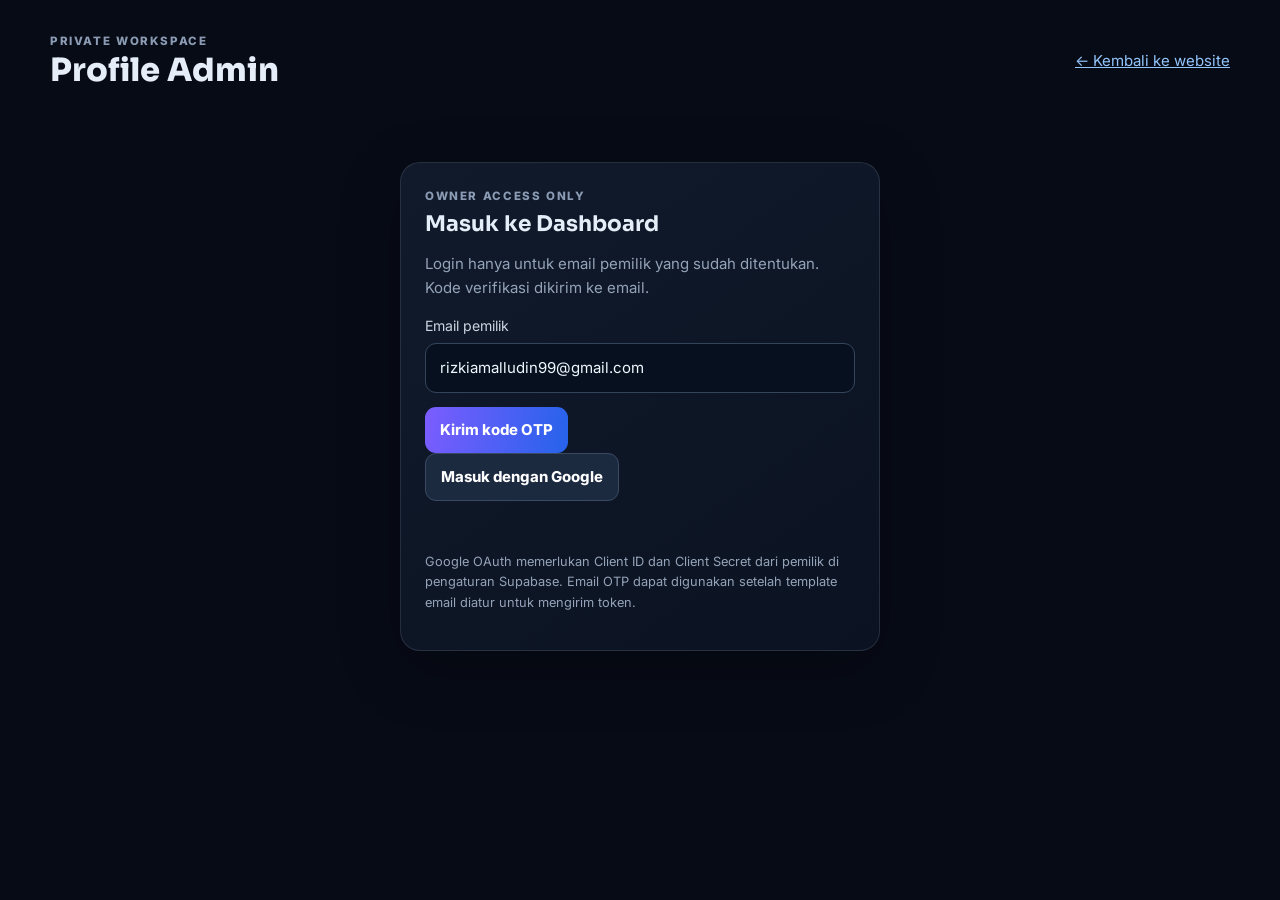
<file: admin.html>
<!doctype html>
<html lang="id">
<head>
<meta charset="utf-8"><meta name="viewport" content="width=device-width,initial-scale=1">
<meta name="robots" content="noindex,nofollow"><title>Admin — M. Rizki Amalludin</title>
<link rel="preconnect" href="https://fonts.googleapis.com"><link rel="preconnect" href="https://fonts.gstatic.com" crossorigin>
<link href="https://fonts.googleapis.com/css2?family=Sora:wght@600;700;800&family=Inter:wght@400;500;600;700&display=swap" rel="stylesheet">
<link rel="stylesheet" href="admin.css">

  <link rel="icon" href="/favicon.svg?v=20261125-3" type="image/svg+xml" sizes="any">
  <link rel="shortcut icon" href="/favicon.svg?v=20261125-3" type="image/svg+xml">
  <link rel="manifest" href="/site.webmanifest">
</head>
<body>
<main class="admin-wrap">
  <header class="admin-top"><div><div class="eyebrow">Private workspace</div><h1>Profile Admin</h1></div><a href="/" rel="noopener">← Kembali ke website</a></header>
  <section id="auth-panel" class="panel auth-panel">
    <div class="eyebrow">Owner access only</div><h2>Masuk ke Dashboard</h2>
    <p class="muted">Login hanya untuk email pemilik yang sudah ditentukan. Kode verifikasi dikirim ke email.</p>
    <form id="otp-form">
      <div class="field"><label for="admin-email">Email pemilik</label><input id="admin-email" type="email" value="rizkiamalludin99@gmail.com" autocomplete="email" required></div>
      <button class="btn" id="send-otp" type="submit">Kirim kode OTP</button>
    </form>
    <form id="verify-form" class="hidden">
      <div class="field"><label for="admin-otp">Kode 6 digit dari email</label><input id="admin-otp" inputmode="numeric" autocomplete="one-time-code" minlength="6" maxlength="8" required></div>
      <button class="btn" type="submit">Verifikasi &amp; masuk</button>
    </form>
    <div class="auth-actions"><button class="btn secondary" type="button" id="google-login">Masuk dengan Google</button></div>
    <p id="auth-status" class="status" role="status"></p>
    <p class="muted" style="font-size:.8rem">Google OAuth memerlukan Client ID dan Client Secret dari pemilik di pengaturan Supabase. Email OTP dapat digunakan setelah template email diatur untuk mengirim token.</p>
  </section>

  <section id="dashboard" class="hidden">
    <div class="stats">
      <div class="stat"><strong id="stat-content">—</strong><span>Konten tersimpan</span></div>
      <div class="stat"><strong id="stat-inbox">—</strong><span>Pesan belum dibaca</span></div>
      <div class="stat"><strong id="stat-guestbook">—</strong><span>Guestbook menunggu</span></div>
      <div class="stat"><strong id="stat-comments">—</strong><span>Komentar menunggu</span></div>
    </div>
    <nav class="tabs" aria-label="Menu admin">
      <button class="tab active" data-tab="content">Konten</button>
      <button class="tab" data-tab="inbox">Inbox</button>
      <button class="tab" data-tab="guestbook">Guestbook</button>
      <button class="tab" data-tab="comments">Komentar</button>
      <button class="tab" data-tab="github">GitHub Sync</button>
    </nav>
    <section class="panel tab-panel" id="tab-content">
      <div class="content-grid">
        <div><div class="table-meta"><h2 class="section-title">Daftar Konten</h2><button class="btn secondary" id="new-content" type="button">+ Konten baru</button></div><div id="content-list" class="list"></div></div>
        <form id="content-form">
          <h2 class="section-title">Editor konten</h2><input type="hidden" id="content-id">
          <div class="field"><label for="content-type">Jenis</label><select id="content-type"><option value="project">Proyek</option><option value="profile">Profil</option><option value="experience">Pengalaman</option><option value="achievement">Pencapaian</option><option value="blog">Blog / Artikel</option><option value="poetry">Puisi</option><option value="site_setting">Pengaturan website</option></select></div>
          <div class="field"><label for="content-slug">Slug</label><input id="content-slug" required pattern="[a-z0-9][a-z0-9-]{1,79}"></div>
          <div class="field"><label for="title-id">Judul Indonesia</label><input id="title-id" required maxlength="180"></div>
          <div class="field"><label for="title-en">Title English</label><input id="title-en" maxlength="180"></div>
          <div class="field"><label for="body-id">Isi Indonesia</label><textarea id="body-id" maxlength="12000"></textarea></div>
          <div class="field"><label for="body-en">English content</label><textarea id="body-en" maxlength="12000"></textarea></div>
          <div class="field"><label for="content-data">Data tambahan (JSON)</label><textarea id="content-data">{}</textarea></div>
          <div class="field"><label for="content-status">Status</label><select id="content-status"><option value="draft">Draft</option><option value="published">Published</option><option value="archived">Archived</option></select></div>
          <button class="btn" type="submit">Simpan konten</button><p class="status" id="content-status-message"></p>
        </form>
      </div>
    </section>
    <section class="panel tab-panel hidden" id="tab-inbox"><h2 class="section-title">Inbox Kontak</h2><div id="inbox-list" class="list"></div></section>
    <section class="panel tab-panel hidden" id="tab-guestbook"><h2 class="section-title">Moderasi Guestbook</h2><div id="guestbook-admin-list" class="list"></div></section>
    <section class="panel tab-panel hidden" id="tab-comments"><h2 class="section-title">Moderasi Komentar</h2><div id="comments-admin-list" class="list"></div></section>
    <section class="panel tab-panel hidden" id="tab-github">
      <h2 class="section-title">Sinkronisasi GitHub</h2>
      <p class="muted">Ambil daftar repository publik terbaru. Repository baru disimpan sebagai draft agar tidak langsung muncul di website tanpa pemeriksaan.</p>
      <button class="btn" id="github-sync" type="button">Sinkronkan repository publik</button>
      <p class="status" id="github-status"></p><div id="github-results" class="github-list"></div>
    </section>
    <div class="row" style="margin-top:14px"><span id="session-email" class="muted"></span><button class="btn secondary" type="button" id="sign-out" style="max-width:120px">Keluar</button></div>
  </section>
</main>
<script src="admin.js"></script>
</body></html>
</file>
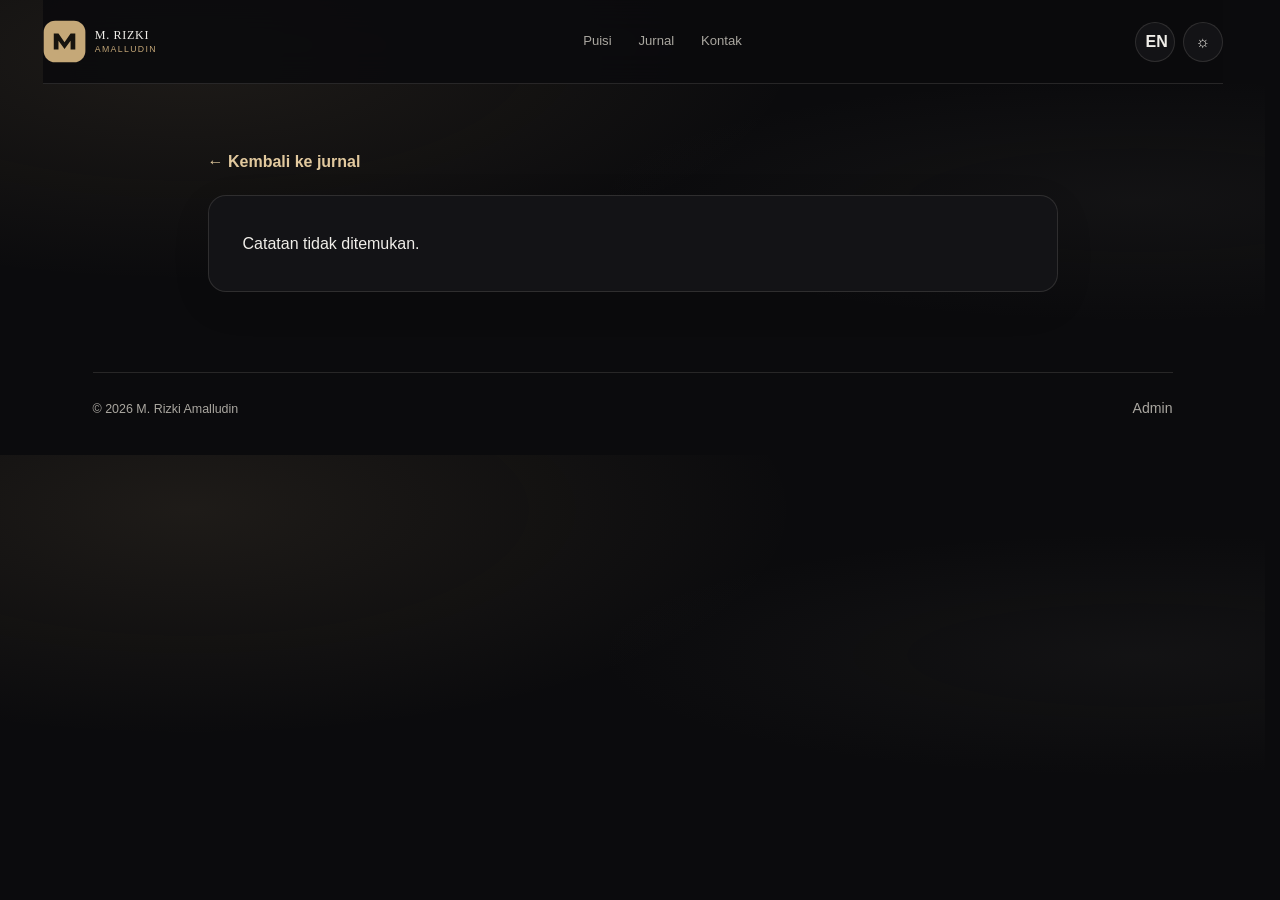
<file: article.html>
<!doctype html>
<html lang="id">
<head>
  <meta charset="utf-8"><meta name="viewport" content="width=device-width,initial-scale=1">
  <meta name="robots" content="index,follow"><meta name="description" content="Catatan dan artikel M. Rizki Amalludin.">
  <link rel="canonical" href="https://myprofil-rizki.vercel.app/article.html">
  <meta name="theme-color" content="#0b1020"><title>Artikel — M. Rizki Amalludin</title>
  <link rel="icon" type="image/svg+xml" href="favicon.svg"><link rel="stylesheet" href="style.css">
  <script src="backend.js" defer></script><script src="site.js" defer></script>

  <link rel="icon" href="/favicon.svg?v=20261125-4" type="image/svg+xml" sizes="any">
  <link rel="shortcut icon" href="/favicon.svg?v=20261125-4" type="image/svg+xml">
  <link rel="manifest" href="/site.webmanifest">
</head>
<body data-page="article">
  <div class="page-loader" id="page-loader" role="status" aria-live="polite">
    <div class="loader-inner">
      <img src="/logo.svg" alt="M. Rizki Amalludin" width="220" height="64">
      <span class="loader-caption" data-id="Menyiapkan ruang..." data-en="Preparing this space...">Menyiapkan ruang...</span>
      <span class="loader-track" aria-hidden="true"><span></span></span>
    </div>
  </div>
  <div class="route-transition" id="route-transition" aria-hidden="true">
    <div class="route-transition-inner">
      <img src="/logo.svg" alt="M. Rizki Amalludin" width="220" height="64">
      <span class="route-transition-line"></span>
    </div>
  </div>
  <div class="scroll-progress" id="scroll-progress" aria-hidden="true"></div>
  <a class="skip-link" href="#main-content">Lewati ke konten utama</a>
  <header class="site-header">
    <a class="brand" href="index.html" aria-label="M. Rizki Amalludin — beranda"><img src="logo.svg" alt="M. Rizki Amalludin" width="180" height="48"></a>
    <nav class="main-nav" aria-label="Navigasi utama"><a href="index.html#puisi" data-id="Puisi" data-en="Poetry">Puisi</a><a href="journal.html" data-id="Jurnal" data-en="Journal">Jurnal</a><a href="index.html#kontak" data-id="Kontak" data-en="Contact">Kontak</a></nav>
    <div class="header-tools"><button class="tool-button" id="language-toggle" type="button">EN</button><button class="tool-button" id="theme-toggle" type="button">☼</button></div>
  </header>
  <main id="main-content" class="detail-wrap">
    <a class="text-link" href="journal.html" data-id="← Kembali ke jurnal" data-en="← Back to journal">← Kembali ke jurnal</a>
    <article id="article-detail" class="surface-card" style="margin-top:20px" aria-live="polite"><p class="muted">Memuat artikel…</p></article>
  </main>
  <footer class="site-footer section-wrap"><p>© <span id="year"></span> M. Rizki Amalludin</p><a href="admin.html">Admin</a></footer>

  <button class="back-to-top" id="back-to-top" type="button" aria-label="Kembali ke atas" title="Kembali ke atas">
    <svg viewBox="0 0 24 24" aria-hidden="true"><path d="m6 14 6-6 6 6M12 8v11"/></svg>
  </button>
</body>
</html>
</file>
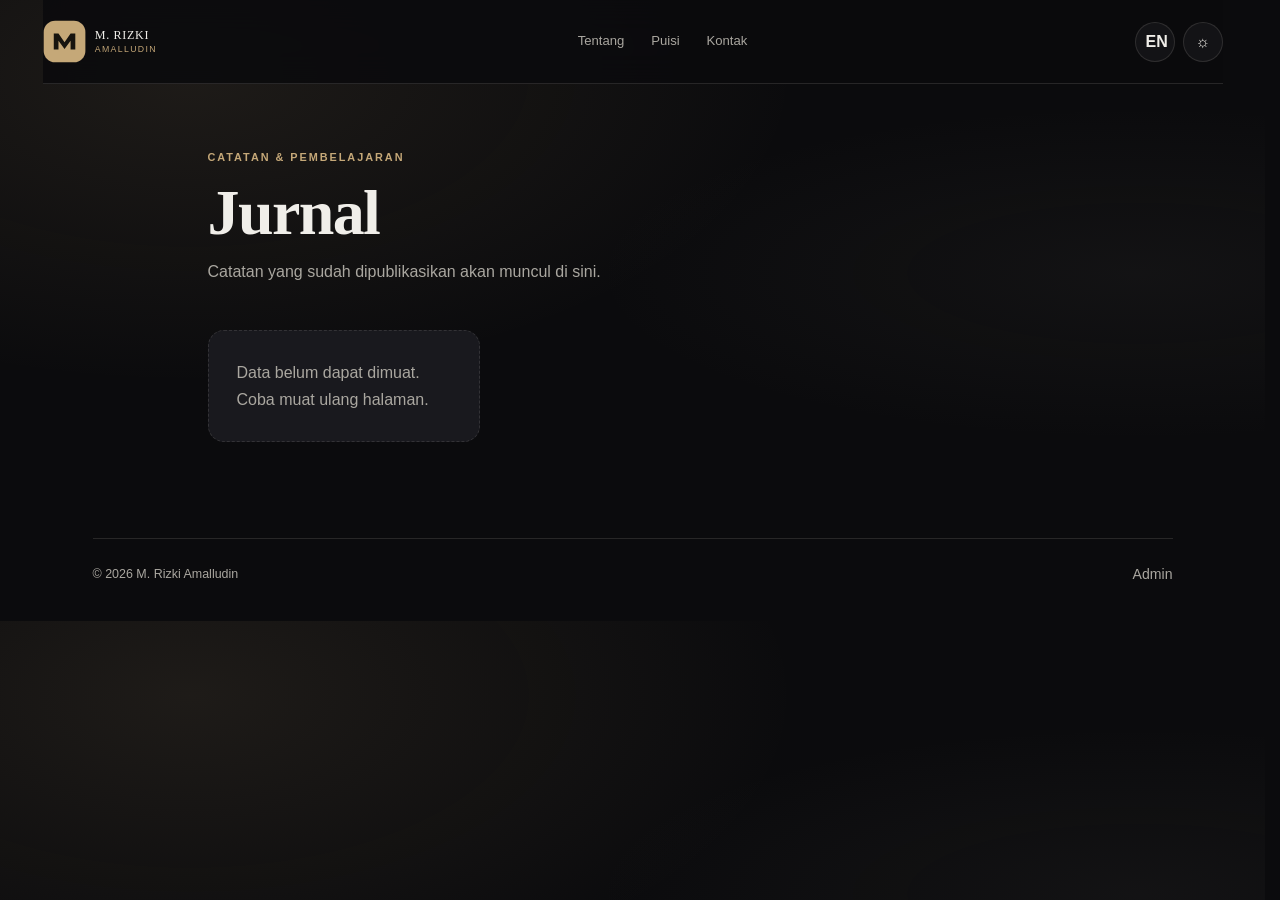
<file: journal.html>
<!doctype html>
<html lang="id">
<head>
  <meta charset="utf-8"><meta name="viewport" content="width=device-width,initial-scale=1">
  <meta name="robots" content="index,follow"><meta name="description" content="Jurnal belajar, ide, dan pengalaman proyek M. Rizki Amalludin.">
  <link rel="canonical" href="https://myprofil-rizki.vercel.app/journal.html">
  <meta name="theme-color" content="#0b1020"><title>Jurnal — M. Rizki Amalludin</title>
  <link rel="icon" type="image/svg+xml" href="favicon.svg"><link rel="stylesheet" href="style.css">
  <script src="backend.js" defer></script><script src="site.js" defer></script>

  <link rel="icon" href="/favicon.svg?v=20261125-4" type="image/svg+xml" sizes="any">
  <link rel="shortcut icon" href="/favicon.svg?v=20261125-4" type="image/svg+xml">
  <link rel="manifest" href="/site.webmanifest">
</head>
<body data-page="journal">
  <div class="page-loader" id="page-loader" role="status" aria-live="polite">
    <div class="loader-inner">
      <img src="/logo.svg" alt="M. Rizki Amalludin" width="220" height="64">
      <span class="loader-caption" data-id="Menyiapkan ruang..." data-en="Preparing this space...">Menyiapkan ruang...</span>
      <span class="loader-track" aria-hidden="true"><span></span></span>
    </div>
  </div>
  <div class="route-transition" id="route-transition" aria-hidden="true">
    <div class="route-transition-inner">
      <img src="/logo.svg" alt="M. Rizki Amalludin" width="220" height="64">
      <span class="route-transition-line"></span>
    </div>
  </div>
  <div class="scroll-progress" id="scroll-progress" aria-hidden="true"></div>
  <a class="skip-link" href="#main-content">Lewati ke konten utama</a>
  <header class="site-header">
    <a class="brand" href="index.html" aria-label="M. Rizki Amalludin — beranda"><img src="logo.svg" alt="M. Rizki Amalludin" width="180" height="48"></a>
    <nav class="main-nav" aria-label="Navigasi utama"><a href="index.html#tentang" data-id="Tentang" data-en="About">Tentang</a><a href="index.html#puisi" data-id="Puisi" data-en="Poetry">Puisi</a><a href="index.html#kontak" data-id="Kontak" data-en="Contact">Kontak</a></nav>
    <div class="header-tools"><button class="tool-button" id="language-toggle" type="button">EN</button><button class="tool-button" id="theme-toggle" type="button">☼</button></div>
  </header>
  <main id="main-content" class="detail-wrap">
    <p class="eyebrow" data-id="CATATAN & PEMBELAJARAN" data-en="NOTES & LEARNING">CATATAN &amp; PEMBELAJARAN</p>
    <h1 data-id="Jurnal" data-en="Journal">Jurnal</h1>
    <p class="section-intro" data-id="Catatan yang sudah dipublikasikan akan muncul di sini." data-en="Published notes and articles will appear here.">Catatan yang sudah dipublikasikan akan muncul di sini.</p>
    <div class="post-grid" id="journal-grid" style="margin-top:28px" aria-live="polite"><p class="muted">Memuat catatan…</p></div>
  </main>
  <footer class="site-footer section-wrap"><p>© <span id="year"></span> M. Rizki Amalludin</p><a href="admin.html">Admin</a></footer>

  <button class="back-to-top" id="back-to-top" type="button" aria-label="Kembali ke atas" title="Kembali ke atas">
    <svg viewBox="0 0 24 24" aria-hidden="true"><path d="m6 14 6-6 6 6M12 8v11"/></svg>
  </button>
</body>
</html>
</file>
<file: style.css>
:root{
  color-scheme:dark;
  --bg:#0b1020;--surface:#111a2d;--surface-soft:#152039;--text:#edf2ff;--muted:#a6b1c7;
  --line:rgba(180,197,225,.16);--accent:#8ba7ff;--accent-strong:#b4c4ff;--header:rgba(11,16,32,.9);
  --shadow:0 24px 70px rgba(0,0,0,.24);--radius:18px;
}
:root[data-theme="light"]{
  color-scheme:light;--bg:#f5f7fc;--surface:#fff;--surface-soft:#edf1fa;--text:#172033;--muted:#5e6a80;
  --line:rgba(35,53,85,.14);--accent:#435fc4;--accent-strong:#304ba9;--header:rgba(245,247,252,.92);
  --shadow:0 24px 70px rgba(35,53,85,.09);
}
*{box-sizing:border-box}
html{scroll-behavior:smooth;scroll-padding-top:100px}
body{margin:0;min-width:320px;background:radial-gradient(ellipse at 14% 8%,rgba(86,111,207,.13),transparent 38rem),radial-gradient(ellipse at 94% 45%,rgba(75,147,190,.08),transparent 34rem),var(--bg);color:var(--text);font-family:Inter,"Segoe UI",Arial,sans-serif;line-height:1.7}
a{color:inherit}
img{max-width:100%}
button,input,textarea{font:inherit}
a:focus-visible,button:focus-visible,input:focus-visible,textarea:focus-visible{outline:3px solid var(--accent);outline-offset:4px}
.skip-link{position:fixed;top:12px;left:12px;z-index:50;padding:10px 14px;border-radius:8px;background:var(--accent);color:#10182d;font-weight:700;text-decoration:none;transform:translateY(-160%)}
.skip-link:focus{transform:translateY(0)}
.section-wrap{width:min(1080px,calc(100% - 48px));margin-inline:auto}
.site-header{position:sticky;top:0;z-index:20;display:flex;align-items:center;gap:24px;width:min(1160px,calc(100% - 48px));min-height:76px;margin:0 auto;padding:10px 0;background:var(--header);backdrop-filter:blur(16px);border-bottom:1px solid var(--line)}
.brand{flex:0 0 auto}
.brand img{display:block;width:min(172px,36vw);height:auto}
.main-nav{display:flex;align-items:center;justify-content:center;gap:clamp(12px,2vw,24px);flex:1;min-width:0;overflow-x:auto;scrollbar-width:thin}
.main-nav a,.site-footer a{color:var(--muted);font-size:.88rem;text-decoration:none;white-space:nowrap}
.main-nav a:hover,.site-footer a:hover,.text-link:hover{color:var(--accent-strong)}
.header-tools{display:flex;gap:8px;flex:0 0 auto}
.tool-button{min-width:38px;height:38px;padding:0 10px;border:1px solid var(--line);border-radius:11px;background:var(--surface);color:var(--text);font-weight:700;cursor:pointer}
.hero{display:grid;grid-template-columns:1.2fr .8fr;align-items:center;gap:clamp(42px,8vw,100px);min-height:610px;padding-block:78px 92px}
.hero-copy{max-width:650px}
.eyebrow,.skill-label{margin:0 0 14px;color:var(--accent);font-size:.72rem;font-weight:800;letter-spacing:.17em}
h1,h2,h3{font-family:"Segoe UI",Inter,Arial,sans-serif;line-height:1.18}
h1{margin:0;font-size:clamp(3rem,7vw,5.6rem);letter-spacing:-.065em;line-height:1.03}
h1 span,h2 span{color:var(--accent-strong)}
.hero-role{margin:22px 0 12px;color:var(--accent-strong);font-weight:700}
.hero-description{max-width:600px;margin:0;color:var(--muted);font-size:1.04rem}
.hero-actions{display:flex;flex-wrap:wrap;gap:12px;margin-top:28px}
.button{display:inline-flex;min-height:44px;align-items:center;justify-content:center;padding:9px 18px;border:1px solid var(--line);border-radius:11px;font-weight:750;text-decoration:none;cursor:pointer;transition:transform .18s,background .18s}
.button:hover{transform:translateY(-2px)}
.button-primary{border-color:transparent;background:var(--accent);color:#10182d}
.button-secondary{background:var(--surface);color:var(--text)}
.hero-note{margin:22px 0 0;color:var(--muted);font-size:.85rem}
.profile-frame{position:relative;width:min(100%,330px);justify-self:center;margin:0;padding:12px;border:1px solid var(--line);border-radius:180px 180px 24px 24px;background:linear-gradient(155deg,var(--surface-soft),var(--surface));box-shadow:var(--shadow)}
.profile-photo{display:block;width:100%;aspect-ratio:4/5;border-radius:170px 170px 15px 15px;object-fit:cover;object-position:center}
.profile-frame figcaption{padding-top:11px;text-align:center;font-weight:750}
.content-section,.contact-section{padding-block:68px;border-top:1px solid var(--line)}
.section-heading{margin-bottom:26px}
.section-heading h2{margin:0;font-size:clamp(2rem,4vw,3rem);letter-spacing:-.045em}
.section-intro{max-width:700px;margin:12px 0 0;color:var(--muted)}
.section-heading-row{display:flex;align-items:end;justify-content:space-between;gap:20px}
.surface-card,.achievement-card{padding:clamp(22px,3vw,30px);border:1px solid var(--line);border-radius:var(--radius);background:var(--surface);box-shadow:var(--shadow)}
.surface-card h3,.achievement-card h3{margin:0 0 10px;font-size:1.2rem}
.surface-card p,.achievement-card>p{margin:0;color:var(--muted)}
.about-grid,.skills-grid{display:grid;grid-template-columns:repeat(2,minmax(0,1fr));gap:16px}
.project-grid,.post-grid,.activity-grid{display:grid;grid-template-columns:repeat(3,minmax(0,1fr));gap:16px}
.project-card,.post-card,.activity-card{display:flex;min-height:228px;flex-direction:column;align-items:flex-start;padding:24px;border:1px solid var(--line);border-radius:var(--radius);background:var(--surface);transition:transform .18s,border-color .18s}
.project-card:hover,.post-card:hover,.activity-card:hover{transform:translateY(-3px);border-color:var(--accent)}
.card-top{display:flex;width:100%;justify-content:space-between;align-items:center;gap:10px;flex-wrap:wrap}
.card-label{color:var(--accent);font-size:.7rem;font-weight:800;letter-spacing:.11em}
.card-status{padding:3px 9px;border:1px solid var(--line);border-radius:999px;color:var(--muted);font-size:.72rem}
.project-card h3,.post-card h3,.activity-card h3{margin:18px 0 8px;font-size:1.24rem;overflow-wrap:anywhere}
.project-card p,.post-card p,.activity-card p{margin:0;color:var(--muted);font-size:.92rem}
.card-actions{display:flex;align-items:center;gap:14px;flex-wrap:wrap;margin-top:auto;padding-top:22px}
.text-link,.card-actions a{color:var(--accent-strong);font-weight:750;text-decoration:none}
.count-chip{padding:5px 10px;border:1px solid var(--line);border-radius:999px;color:var(--muted);font-size:.82rem;white-space:nowrap}
.muted{color:var(--muted)}
.timeline{display:grid;gap:0;max-width:850px}
.timeline-item{display:grid;grid-template-columns:54px 1fr;gap:18px;padding:20px 0;border-bottom:1px solid var(--line)}
.timeline-index{display:grid;width:42px;height:42px;place-items:center;border:1px solid var(--line);border-radius:13px;background:var(--surface);color:var(--accent);font-weight:800}
.timeline-item h3{margin:0 0 7px;font-size:1.12rem}
.timeline-item p{margin:0;color:var(--muted)}
.skill-label{margin:0 0 9px;font-size:.67rem}
.tag-list{display:flex;flex-wrap:wrap;gap:8px;margin-top:18px}
.tag-list span{padding:7px 11px;border:1px solid var(--line);border-radius:9px;background:var(--surface-soft);color:var(--text);font-size:.86rem}
.achievement-card{max-width:850px}
.achievement-top{display:flex;align-items:center;justify-content:space-between;gap:12px;flex-wrap:wrap}
.achievement-subtitle{margin:0 0 12px!important;color:var(--accent-strong)!important;font-weight:750}
.achievement-facts{display:grid;grid-template-columns:repeat(3,1fr);gap:14px;margin:24px 0;padding:17px 0;border-block:1px solid var(--line)}
.achievement-facts div{min-width:0}
.achievement-facts dt{color:var(--muted);font-size:.78rem}
.achievement-facts dd{margin:4px 0 0;font-weight:700}
.certificate-figure{margin:24px 0 0;padding:14px;border:1px solid var(--line);border-radius:14px;background:var(--surface-soft)}
.certificate-figure img{display:block;width:100%;max-width:740px;height:auto;margin:0 auto;border-radius:8px}
.certificate-figure figcaption{margin-top:10px;color:var(--muted);font-size:.82rem;text-align:center}
.post-card time,.activity-card time{display:block;margin-top:10px;color:var(--muted);font-size:.78rem}
.post-card a{margin-top:auto;padding-top:20px;color:var(--accent-strong);font-weight:750;text-decoration:none}
.activity-card{min-height:180px}
.activity-card small{color:var(--muted)}
.interaction-grid,.contact-grid{display:grid;grid-template-columns:repeat(2,minmax(0,1fr));gap:16px;align-items:start}
.stack-form{display:grid;gap:13px}
.stack-form label{display:grid;gap:6px;color:var(--text);font-size:.88rem;font-weight:650}
.stack-form input,.stack-form textarea{width:100%;min-width:0;padding:11px 13px;border:1px solid var(--line);border-radius:10px;background:var(--bg);color:var(--text)}
.stack-form textarea{min-height:105px;resize:vertical}
.form-status{min-height:1.3em;margin:0;color:var(--accent-strong);font-size:.86rem}
.micro-note{font-size:.78rem!important}
.honeypot{position:absolute!important;left:-10000px!important;width:1px!important;height:1px!important;overflow:hidden!important;opacity:0!important}
.public-list{display:grid;gap:10px;margin-top:16px}
.public-entry{padding:12px 14px;border:1px solid var(--line);border-radius:12px;background:var(--surface-soft);overflow-wrap:anywhere}
.public-entry strong{display:block}
.public-entry p{margin:4px 0 0;color:var(--muted);white-space:pre-wrap}
.public-entry time{display:block;margin-top:6px;color:var(--muted);font-size:.75rem}
.contact-details{display:grid;gap:0}
.contact-details h3{margin-bottom:16px}
.contact-details>a{display:grid;grid-template-columns:42px minmax(0,1fr) 18px;gap:13px;align-items:center;padding:15px 0;border-top:1px solid var(--line);text-decoration:none;overflow-wrap:anywhere}
.contact-icon{display:grid;place-items:center;width:38px;height:38px;border:1px solid var(--line);border-radius:12px;background:var(--surface-soft)}
.contact-icon svg{display:block;width:21px;height:21px;fill:none;stroke:currentColor;stroke-width:1.8;stroke-linecap:round;stroke-linejoin:round}
.contact-icon-email{color:var(--muted)}
.contact-icon-instagram{color:#e4405f}
.contact-icon-instagram .icon-dot{fill:currentColor;stroke:none}
.contact-icon-github{color:var(--text)}
.contact-icon-github svg{fill:currentColor;stroke:none}
.contact-copy{display:grid;gap:3px;min-width:0}
.contact-copy>span{color:var(--muted);font-size:.78rem}
.contact-copy strong{font-size:.9rem;overflow-wrap:anywhere}
.contact-arrow{color:var(--accent);text-align:right}
.site-footer{display:flex;justify-content:space-between;gap:20px;padding:24px 0 34px;border-top:1px solid var(--line);color:var(--muted);font-size:.86rem}
.site-footer p{margin:0}
.site-footer>div{display:flex;gap:18px}
.detail-wrap{width:min(850px,calc(100% - 40px));margin:0 auto;padding:64px 0 80px}
.detail-wrap .surface-card{margin-top:22px}
.detail-wrap h1{font-size:clamp(2.3rem,6vw,4rem)}
.detail-body{margin-top:18px;color:var(--muted);white-space:pre-wrap;overflow-wrap:anywhere}
.detail-meta{display:flex;gap:10px;flex-wrap:wrap;margin-top:16px}
.detail-actions{display:flex;gap:12px;flex-wrap:wrap;margin-top:26px}
.empty-state{padding:22px;border:1px dashed var(--line);border-radius:14px;color:var(--muted)}
@media(max-width:900px){
  .site-header{gap:14px}.main-nav{justify-content:flex-start}
  .project-grid,.post-grid,.activity-grid{grid-template-columns:repeat(2,minmax(0,1fr))}
  .hero{min-height:540px;gap:38px}
}
@media(max-width:680px){
  .site-header{width:calc(100% - 28px);flex-wrap:wrap;gap:10px;padding-block:10px}
  .brand img{width:145px}
  .main-nav{order:3;flex-basis:100%;padding:4px 0 7px;gap:20px;justify-content:flex-start}
  .main-nav a{font-size:.82rem}
  .header-tools{margin-left:auto}
  .section-wrap{width:calc(100% - 32px)}
  .hero{grid-template-columns:1fr;min-height:0;padding-block:58px 72px;gap:40px}
  .hero-copy{text-align:center;margin-inline:auto}
  .hero-description{margin-inline:auto}
  .hero-actions{justify-content:center}
  .profile-frame{width:min(78%,285px)}
  .about-grid,.skills-grid,.interaction-grid,.contact-grid{grid-template-columns:1fr}
  .section-heading-row{align-items:flex-start;flex-direction:column}
  .project-grid,.post-grid,.activity-grid{grid-template-columns:1fr}
  .achievement-facts{grid-template-columns:1fr 1fr}
  .site-footer{width:calc(100% - 32px);flex-direction:column}
}
@media(max-width:420px){
  .achievement-facts{grid-template-columns:1fr}
  .contact-details>a{grid-template-columns:72px 1fr 15px;gap:8px}
}
@media(prefers-reduced-motion:reduce){
  *,*::before,*::after{scroll-behavior:auto!important;transition-duration:.01ms!important;animation-duration:.01ms!important}
}

/* Personal space refresh */
:root{--bg:#0b0b0d;--surface:#131316;--surface-soft:#19191e;--text:#f0eee9;--muted:#aaa7a0;--line:rgba(230,225,213,.13);--accent:#c5a878;--accent-strong:#e2c99e;--header:rgba(11,11,13,.88);--shadow:0 24px 70px rgba(0,0,0,.34)}
:root[data-theme="light"]{--bg:#f3f1ec;--surface:#fffefa;--surface-soft:#eae6de;--text:#24221e;--muted:#68645c;--line:rgba(48,43,34,.14);--accent:#8a6b3e;--accent-strong:#6d512b;--header:rgba(243,241,236,.9);--shadow:0 24px 70px rgba(48,43,34,.1)}
body{background:radial-gradient(ellipse at 15% 12%,rgba(197,168,120,.10),transparent 38rem),radial-gradient(ellipse at 90% 44%,rgba(115,111,104,.08),transparent 34rem),var(--bg)}
h1,h2,h3{font-family:"Playfair Display",Georgia,serif;letter-spacing:-.025em}
.site-header{width:min(1180px,calc(100% - 56px));min-height:84px}
.brand img{width:148px;height:auto}
.main-nav{display:flex;align-items:center;gap:clamp(12px,2.1vw,28px)}
.main-nav a{color:var(--muted);font-size:.82rem;text-decoration:none;white-space:nowrap;transition:color .2s}
.main-nav a:hover{color:var(--accent-strong)}
.header-tools{display:flex;gap:8px}
.tool-button{width:40px;height:40px;border:1px solid var(--line);border-radius:50%;background:var(--surface);color:var(--text);cursor:pointer}
.hero{grid-template-columns:1.2fr .8fr;min-height:680px;gap:clamp(40px,8vw,110px);padding-block:90px 110px}
.hero-copy h1{font-size:clamp(3.5rem,7.5vw,6.5rem);font-weight:600;line-height:1.02}
.hero-copy h1 span{display:block;color:var(--accent-strong)}
.hero-tagline{margin:28px 0 12px;font:italic 500 clamp(1.55rem,3vw,2.2rem)/1.35 "Playfair Display",Georgia,serif;color:var(--accent-strong)}
.hero-role{margin:18px 0 12px;color:var(--muted);font-size:.9rem;letter-spacing:.05em}
.hero-description{max-width:570px;color:var(--muted);font-size:1.02rem;line-height:1.9}
.hero-note{margin-top:34px;color:var(--muted);font-size:.78rem;letter-spacing:.08em}
.button{border-radius:999px;min-height:48px;padding-inline:23px}
.button-primary{background:var(--accent);color:#17140f}
.profile-frame{width:min(100%,360px);padding:10px;border-radius:190px 190px 18px 18px;background:var(--surface);border-color:var(--line)}
.profile-photo{border-radius:180px 180px 10px 10px;aspect-ratio:4/5;object-position:center}
.profile-accent{position:absolute;inset:-15px 10px 18px -16px;border:1px solid rgba(197,168,120,.42);border-radius:200px 200px 24px 24px;z-index:-1;transform:rotate(-4deg)}
.profile-frame figcaption{display:flex;justify-content:center;align-items:center;gap:9px;padding:14px 4px 4px;font-size:.78rem;letter-spacing:.04em}
.profile-frame figcaption span{color:var(--accent);font-weight:800;letter-spacing:.15em}
.content-section,.contact-section{padding-block:88px;border-top-color:var(--line)}
.section-heading{margin-bottom:34px}
.section-heading h2{font-size:clamp(2.3rem,4.5vw,3.6rem);font-weight:500}
.eyebrow,.skill-label{color:var(--accent);font-size:.68rem;letter-spacing:.18em}
.section-intro{max-width:700px;color:var(--muted);margin:12px 0 0}
.about-grid{display:grid;grid-template-columns:1.5fr .8fr;gap:18px}
.surface-card{padding:clamp(22px,3.5vw,34px);border:1px solid var(--line);border-radius:18px;background:var(--surface);box-shadow:0 12px 40px rgba(0,0,0,.08)}
.surface-card h3{font-size:1.45rem;font-weight:500}
.about-main p{color:var(--muted)}
.about-main .lead-copy{color:var(--text);font:500 1.3rem/1.65 "Playfair Display",Georgia,serif}
.profile-facts{display:grid;align-content:start;gap:18px}
.profile-facts>div{display:grid;gap:4px;padding-top:15px;border-top:1px solid var(--line)}
.profile-facts>div span{font-size:.76rem;color:var(--muted)}
.profile-facts strong{font-size:.92rem;font-weight:600}
.principle-card{margin-top:18px;padding:clamp(24px,4vw,42px);border:1px solid rgba(197,168,120,.3);border-radius:18px;background:linear-gradient(120deg,rgba(197,168,120,.09),transparent 70%)}
.principle-card blockquote{max-width:850px;margin:10px 0 0;font:italic 500 clamp(1.4rem,3vw,2.25rem)/1.5 "Playfair Display",Georgia,serif;color:var(--text)}
.interest-grid{grid-template-columns:repeat(2,minmax(0,1fr));gap:16px}
.interest-card{min-height:210px;transition:transform .25s,border-color .25s}
.interest-card:hover,.garden-note:hover{transform:translateY(-4px);border-color:rgba(197,168,120,.48)}
.card-index{font-size:.68rem;letter-spacing:.15em;color:var(--accent);font-weight:700}
.interest-card h3{margin:24px 0 10px;font-size:1.45rem}
.interest-card p,.experience-card p,.garden-note p{color:var(--muted);margin-bottom:0}
.skills-grid{display:grid;grid-template-columns:repeat(3,minmax(0,1fr));gap:16px}
.skills-grid .surface-card{min-width:0}
.tag-list{display:flex;flex-wrap:wrap;gap:8px;margin-top:16px}
.tag-list span{padding:7px 10px;border:1px solid var(--line);border-radius:999px;color:var(--muted);font-size:.75rem}
.experience-card{max-width:780px}
.experience-card h3{margin:18px 0 8px;font-size:1.8rem}
.achievement-card{max-width:850px}
.achievement-card h3{font-size:1.7rem}
.achievement-subtitle{color:var(--accent-strong);font-weight:600}
.achievement-facts{display:grid;grid-template-columns:repeat(3,1fr);gap:12px;margin:24px 0;padding-block:18px;border-block:1px solid var(--line)}
.achievement-facts div{display:grid;gap:4px}
.achievement-facts dt{font-size:.75rem;color:var(--muted)}
.achievement-facts dd{margin:0;font-weight:600;font-size:.88rem}
.certificate-figure{padding:12px;border:1px solid var(--line);border-radius:12px;background:var(--surface-soft)}
.certificate-figure img{display:block;width:100%;max-width:720px;margin:auto;border-radius:8px}
.certificate-figure figcaption{margin-top:10px;text-align:center;color:var(--muted);font-size:.78rem}
.poetry-grid,.garden-grid{display:grid;grid-template-columns:repeat(2,minmax(0,1fr));gap:16px}
.poem-card{padding:28px;border:1px solid var(--line);border-radius:18px;background:var(--surface);white-space:normal}
.poem-card h3{font-size:1.5rem;font-weight:500}
.poem-body{white-space:pre-wrap;color:var(--muted);line-height:2}
.poem-card time{font-size:.76rem}
.garden-note{transition:transform .25s,border-color .25s}
.garden-note h3{margin:20px 0 8px;font-size:1.35rem}
.empty-state{color:var(--muted);border:1px dashed var(--line);background:var(--surface-soft);border-radius:16px;padding:28px}
.now-panel{max-width:820px}
.now-date{display:flex;align-items:center;gap:10px;color:var(--accent);font-size:.7rem;font-weight:700;letter-spacing:.16em}
.now-dot{width:8px;height:8px;border-radius:50%;background:var(--accent);box-shadow:0 0 0 5px rgba(197,168,120,.12)}
.now-panel h3{margin:22px 0 14px;font-size:2rem}
.now-panel ul{padding-left:20px;color:var(--muted)}
.now-panel li{padding:6px 0}
.contact-layout{display:grid;grid-template-columns:1.1fr .9fr;gap:18px;align-items:start}
.stack-form{display:grid;gap:15px}
.stack-form label{display:grid;gap:7px;color:var(--muted);font-size:.82rem}
.stack-form input,.stack-form textarea{width:100%;padding:12px 14px;border:1px solid var(--line);border-radius:10px;background:var(--bg);color:var(--text);font:inherit;outline:none}
.stack-form input:focus,.stack-form textarea:focus{border-color:var(--accent);box-shadow:0 0 0 3px rgba(197,168,120,.12)}
.stack-form textarea{resize:vertical}
.stack-form button{justify-self:start}
.form-status{min-height:1.4em;margin:0;color:var(--muted);font-size:.82rem}
.honeypot{position:absolute!important;left:-10000px!important;width:1px!important;height:1px!important;overflow:hidden}
.contact-aside{padding:24px}
.social-row{display:grid;grid-template-columns:38px minmax(0,1fr) 18px;gap:12px;align-items:center;padding:14px 0;border-bottom:1px solid var(--line);text-decoration:none}
.social-row:last-of-type{border-bottom:0}
.social-row>span:nth-child(2){display:grid;gap:2px;min-width:0}
.social-row small{font-size:.72rem;color:var(--muted)}
.social-row strong{font-size:.86rem;overflow-wrap:anywhere}
.social-row>span:last-child{color:var(--accent)}
.social-symbol{display:grid;width:36px;height:36px;place-items:center;border:1px solid var(--line);border-radius:11px;color:var(--accent);font-weight:800}
.contact-footnote{padding-top:14px;border-top:1px solid var(--line);font-size:.75rem;color:var(--muted)}
.site-footer{align-items:center;gap:18px;flex-wrap:wrap;border-top:1px solid var(--line);font-size:.78rem}
.skip-link{background:var(--accent);color:#17140f}
@media(max-width:900px){.site-header{width:calc(100% - 32px);gap:12px}.main-nav{gap:12px;overflow-x:auto;scrollbar-width:thin}.main-nav a{font-size:.75rem}.about-grid{grid-template-columns:1fr}.skills-grid{grid-template-columns:1fr 1fr}.hero{gap:48px}}
@media(max-width:700px){.site-header{flex-wrap:wrap;padding-block:10px}.brand{margin-right:auto}.main-nav{order:3;width:100%;padding:6px 0 8px}.hero{grid-template-columns:1fr;min-height:auto;padding-block:64px 76px}.hero-copy{text-align:center}.hero-description{margin-inline:auto}.hero-actions{justify-content:center}.profile-frame{width:min(78%,310px)}.contact-layout{grid-template-columns:1fr}.poetry-grid,.garden-grid{grid-template-columns:1fr}}
@media(max-width:520px){.skills-grid,.interest-grid{grid-template-columns:1fr}.achievement-facts{grid-template-columns:1fr 1fr}.header-tools{gap:6px}.tool-button{width:36px;height:36px}.content-section,.contact-section{padding-block:66px}.hero-copy h1{font-size:clamp(3rem,14vw,4.6rem)}}
@media(prefers-reduced-motion:reduce){html{scroll-behavior:auto}*,*::before,*::after{animation-duration:.01ms!important;transition-duration:.01ms!important}}

.social-symbol svg{width:20px;height:20px;display:block;fill:none;stroke:currentColor;stroke-width:1.8;stroke-linecap:round;stroke-linejoin:round}
.social-symbol .icon-fill{fill:currentColor;stroke:none}
.social-symbol.instagram .icon-fill{fill:currentColor}


/* Mobile-first polish, lightweight motion and loading experience */
:root{scrollbar-gutter:stable}
html{scroll-padding-top:112px;-webkit-text-size-adjust:100%;text-size-adjust:100%}
body{overflow-x:clip}
button,a{-webkit-tap-highlight-color:transparent}
h1,h2,h3,.section-intro,.hero-description{ text-wrap:balance }
.site-header{isolation:isolate}
.main-nav{scroll-behavior:smooth;overscroll-behavior-x:contain}
.main-nav a{transition:color .2s ease,background .2s ease,transform .2s ease}
.surface-card,.poem-card,.post-card,.garden-note,.interest-card,.experience-card,.achievement-card{
  transition:transform .28s ease,border-color .28s ease,box-shadow .28s ease,background-color .28s ease
}
@media(hover:hover) and (pointer:fine){
  .surface-card:hover,.poem-card:hover,.post-card:hover,.garden-note:hover,.experience-card:hover,.achievement-card:hover{
    transform:translateY(-4px);border-color:rgba(197,168,120,.38);box-shadow:var(--shadow)
  }
}
.hero-copy>*{animation:hero-rise .72s both}
.hero-copy>*:nth-child(2){animation-delay:.07s}
.hero-copy>*:nth-child(3){animation-delay:.13s}
.hero-copy>*:nth-child(4){animation-delay:.19s}
.hero-copy>*:nth-child(5){animation-delay:.25s}
.hero-copy>*:nth-child(6){animation-delay:.31s}
.profile-frame{animation:hero-photo-in .85s .12s both}
@keyframes hero-rise{from{opacity:0;transform:translateY(16px)}to{opacity:1;transform:translateY(0)}}
@keyframes hero-photo-in{from{opacity:0;transform:translateY(18px) scale(.98)}to{opacity:1;transform:translateY(0) scale(1)}}

.page-loader{
  position:fixed;inset:0;z-index:1000;display:grid;place-items:center;
  padding:24px;background:var(--bg);opacity:1;visibility:visible;
  transition:opacity .48s ease,visibility .48s ease
}
.page-loader.is-hidden{opacity:0;visibility:hidden;pointer-events:none}
.loader-inner{display:grid;justify-items:center;gap:22px;width:min(250px,80vw);text-align:center}
.loader-inner img{display:block;width:148px;height:auto;max-width:100%;animation:loader-breathe 1.5s ease-in-out infinite}
.loader-caption{color:var(--muted);font-size:.78rem;letter-spacing:.12em}
.loader-track{display:block;width:116px;height:2px;overflow:hidden;border-radius:99px;background:var(--line)}
.loader-track span{display:block;width:45%;height:100%;border-radius:inherit;background:var(--accent);animation:loader-progress 1.05s ease-in-out infinite}
@keyframes loader-breathe{50%{opacity:.72;transform:scale(.97)}}
@keyframes loader-progress{from{transform:translateX(-120%)}to{transform:translateX(250%)}}
.scroll-progress{position:fixed;inset:0 auto auto 0;z-index:90;width:100%;height:2px;pointer-events:none}
.scroll-progress::after{content:"";display:block;width:100%;height:100%;transform:scaleX(0);transform-origin:left center;background:var(--accent);will-change:transform}
.scroll-progress{--scroll-progress:0}
.scroll-progress{background:transparent}
.scroll-progress[style]::after{transform:scaleX(var(--scroll-progress))}
.back-to-top{
  position:fixed;right:max(18px,env(safe-area-inset-right));bottom:max(18px,env(safe-area-inset-bottom));z-index:40;
  display:grid;place-items:center;width:46px;height:46px;border:1px solid var(--line);border-radius:50%;
  background:var(--surface);color:var(--text);box-shadow:var(--shadow);cursor:pointer;
  opacity:0;visibility:hidden;transform:translateY(10px);
  transition:opacity .22s ease,visibility .22s ease,transform .22s ease,border-color .22s ease
}
.back-to-top.is-visible{opacity:1;visibility:visible;transform:translateY(0)}
.back-to-top:hover{border-color:var(--accent)}
.back-to-top svg{width:20px;height:20px;fill:none;stroke:currentColor;stroke-width:1.8;stroke-linecap:round;stroke-linejoin:round}
.has-reveal .reveal{opacity:0;transform:translateY(18px);transition:opacity .62s ease,transform .62s cubic-bezier(.2,.7,.2,1)}
.has-reveal .reveal.visible{opacity:1;transform:translateY(0)}
.achievement-card{max-width:760px}
.achievement-card h3{font-size:clamp(1.35rem,2.2vw,1.65rem)}
.certificate-figure img{max-width:620px}
.poem-card{padding:clamp(20px,3vw,26px)}
.poem-card h3{font-size:clamp(1.2rem,2vw,1.4rem)}
.poem-body{font-size:.94rem;line-height:1.85}
.stack-form input,.stack-form textarea{font-size:16px}
@media(max-width:760px){
  html{scroll-padding-top:120px}
  .site-header{
    width:calc(100% - 24px);min-height:0;gap:8px;padding:10px 0 7px;
    display:flex;flex-wrap:wrap;align-items:center
  }
  .brand{margin-right:auto;min-width:0}
  .brand img{width:clamp(118px,35vw,142px);height:auto}
  .header-tools{margin-left:auto;gap:7px}
  .tool-button{width:42px;height:42px;min-width:42px;padding:0;font-size:.88rem}
  .main-nav{
    order:3;flex:0 0 100%;width:100%;min-width:0;display:flex;justify-content:flex-start;
    gap:6px;padding:5px 0 7px;overflow-x:auto;scrollbar-width:none
  }
  .main-nav::-webkit-scrollbar{display:none}
  .main-nav a{flex:0 0 auto;min-height:40px;display:inline-flex;align-items:center;padding:8px 12px;border-radius:999px;font-size:.8rem}
  .main-nav a:active{background:var(--surface-soft)}
  .section-wrap{width:calc(100% - 32px)}
  .hero{grid-template-columns:minmax(0,1fr);min-height:0;gap:34px;padding:52px 0 66px}
  .hero-copy{width:100%;max-width:620px;margin-inline:auto;text-align:center}
  .hero-copy h1{font-size:clamp(2.75rem,10.6vw,4.3rem);line-height:1.04}
  .hero-tagline{margin:20px 0 10px;font-size:clamp(1.38rem,5.2vw,1.9rem)}
  .hero-role{font-size:.82rem;line-height:1.6}
  .hero-description{max-width:40rem;font-size:.96rem;line-height:1.78}
  .hero-actions{justify-content:center;gap:10px}
  .hero-actions .button{min-height:46px;padding-inline:18px}
  .hero-note{margin-top:25px;font-size:.72rem;line-height:1.6}
  .profile-frame{width:min(74%,270px);padding:8px}
  .content-section,.contact-section{padding-block:62px}
  .section-heading{margin-bottom:24px}
  .section-heading h2{font-size:clamp(1.9rem,7.5vw,2.7rem);line-height:1.12}
  .section-intro{font-size:.92rem;line-height:1.75}
  .about-grid,.skills-grid,.interaction-grid,.contact-grid,.contact-layout{grid-template-columns:minmax(0,1fr)}
  .interest-grid,.poetry-grid,.garden-grid,.project-grid,.post-grid,.activity-grid{grid-template-columns:minmax(0,1fr)}
  .surface-card{padding:22px}
  .principle-card{padding:24px}
  .principle-card blockquote{font-size:clamp(1.25rem,5vw,1.7rem)}
  .experience-card h3{font-size:1.5rem}
  .achievement-card{padding:20px}
  .achievement-facts{grid-template-columns:repeat(3,minmax(0,1fr));gap:10px;margin:18px 0;padding-block:15px}
  .achievement-facts dt{font-size:.7rem}
  .achievement-facts dd{font-size:.8rem;overflow-wrap:anywhere}
  .certificate-figure{margin-top:18px;padding:8px}
  .poem-card{padding:22px}
  .site-footer{width:calc(100% - 32px);padding-bottom:calc(28px + env(safe-area-inset-bottom))}
  .detail-wrap{width:calc(100% - 32px);padding:46px 0 64px}
  .detail-wrap h1{font-size:clamp(2.3rem,10vw,3.4rem);line-height:1.06}
}
@media(max-width:440px){
  .achievement-facts{grid-template-columns:1fr 1fr}
  .achievement-facts div:last-child{grid-column:1/-1}
  .contact-details>a{grid-template-columns:42px minmax(0,1fr) 16px;gap:10px}
  .hero-actions{display:grid;grid-template-columns:1fr;width:min(100%,290px);margin-inline:auto}
  .hero-actions .button{width:100%}
  .profile-frame{width:min(72%,245px)}
  .content-section,.contact-section{padding-block:54px}
  .section-wrap{width:calc(100% - 28px)}
  .site-footer{width:calc(100% - 28px)}
}
@media(prefers-reduced-motion:reduce){
  html{scroll-behavior:auto}
  .page-loader,.back-to-top,.has-reveal .reveal{transition:none!important}
  .hero-copy>*,.profile-frame,.loader-inner img,.loader-track span{animation:none!important}
  .has-reveal .reveal{opacity:1;transform:none}
}


/* Refined motion system */
.hero{position:relative;isolation:isolate}
.hero::before{
  content:"";position:absolute;inset:-4% -7%;z-index:-1;pointer-events:none;
  background:radial-gradient(420px circle at var(--hero-x,50%) var(--hero-y,35%),rgba(197,168,120,.13),transparent 72%);
  opacity:.9;transition:opacity .35s ease
}
.hero-copy{position:relative;z-index:1}
.hero-copy>*{opacity:0;animation:hero-enter .85s cubic-bezier(.2,.75,.25,1) forwards}
.hero-copy>.eyebrow{animation-delay:.08s}
.hero-copy>h1{animation-delay:.16s}
.hero-copy>.hero-tagline{animation-delay:.24s}
.hero-copy>.hero-role{animation-delay:.32s}
.hero-copy>.hero-description{animation-delay:.40s}
.hero-copy>.hero-actions{animation-delay:.48s}
.hero-copy>.hero-note{animation-delay:.56s}
@keyframes hero-enter{from{opacity:0;transform:translate3d(0,24px,0);filter:blur(5px)}to{opacity:1;transform:translate3d(0,0,0);filter:blur(0)}}
.profile-frame{animation:photo-enter .95s .2s cubic-bezier(.2,.75,.25,1) both,photo-float 7s 1.2s ease-in-out infinite}
@keyframes photo-enter{from{opacity:0;transform:translate3d(0,30px,0) scale(.94)}to{opacity:1;transform:translate3d(0,0,0) scale(1)}}
@keyframes photo-float{0%,100%{translate:0 0}50%{translate:0 -8px}}
.profile-accent{animation:accent-breathe 8s ease-in-out infinite}
@keyframes accent-breathe{0%,100%{transform:rotate(-4deg) translateY(0)}50%{transform:rotate(-2deg) translateY(-5px)}}
.profile-photo{transform:perspective(900px) rotateX(var(--photo-rx,0deg)) rotateY(var(--photo-ry,0deg));transition:transform .24s ease-out,filter .35s ease}
.profile-frame::after{
  content:"";position:absolute;inset:-7px;z-index:-2;border-radius:inherit;
  background:conic-gradient(from 30deg,transparent 0 30%,rgba(197,168,120,.45),transparent 58% 100%);
  filter:blur(13px);opacity:.3;animation:halo-turn 18s linear infinite;pointer-events:none
}
@keyframes halo-turn{to{rotate:360deg}}
.hero-copy h1 span{position:relative}
.hero-copy h1 span::after{
  content:"";position:absolute;left:0;bottom:-7px;width:42%;height:2px;
  background:linear-gradient(90deg,var(--accent),transparent);transform-origin:left;
  animation:underline-grow 1s .8s cubic-bezier(.2,.7,.2,1) both
}
@keyframes underline-grow{from{transform:scaleX(0);opacity:0}to{transform:scaleX(1);opacity:1}}
.section-heading h2{position:relative;display:inline-block}
.section-heading h2::after{
  content:"";display:block;width:34px;height:2px;margin-top:13px;border-radius:2px;
  background:linear-gradient(90deg,var(--accent),transparent);transition:width .75s cubic-bezier(.2,.7,.2,1)
}
.section-heading.reveal.visible h2::after{width:92px}
.has-reveal .reveal{transition-delay:var(--reveal-delay,0ms)}
.has-reveal .reveal.visible{filter:blur(0)}
.surface-card,.poem-card,.post-card,.garden-note,.interest-card,.achievement-card{
  transform-style:preserve-3d;backface-visibility:hidden
}
@media(hover:hover) and (pointer:fine){
  .interest-card:hover,.poem-card:hover,.garden-note:hover,.post-card:hover{
    transform:perspective(900px) rotateX(var(--tilt-x,0deg)) rotateY(var(--tilt-y,0deg)) translateY(-5px);
    border-color:rgba(197,168,120,.48);box-shadow:0 22px 58px rgba(0,0,0,.2)
  }
  .button{transform:translate3d(var(--mag-x,0px),var(--mag-y,0px),0);transition:transform .18s ease,background .2s ease,border-color .2s ease}
  .button:hover{transform:translate3d(var(--mag-x,0px),calc(var(--mag-y,0px) - 2px),0)}
}
.route-transition{
  position:fixed;inset:0;z-index:950;display:grid;place-items:center;padding:24px;
  background:var(--bg);opacity:0;visibility:hidden;pointer-events:none;
  transition:opacity .32s ease,visibility .32s ease
}
.route-transition.is-active{opacity:1;visibility:visible;pointer-events:auto}
.route-transition-inner{display:grid;justify-items:center;gap:24px}
.route-transition-inner img{width:148px;height:auto;animation:loader-breathe 1.4s ease-in-out infinite}
.route-transition-line{display:block;width:88px;height:2px;overflow:hidden;background:var(--line);border-radius:99px}
.route-transition-line::after{content:"";display:block;width:40%;height:100%;background:var(--accent);animation:loader-progress .8s ease-in-out infinite}
.main-nav a.is-current{color:var(--accent-strong)}
.main-nav a.is-current::after{content:"";display:block;width:4px;height:4px;margin-left:7px;border-radius:50%;background:var(--accent)}
.site-header,.surface-card,.poem-card,.post-card,.garden-note,.interest-card,.stack-form input,.stack-form textarea{
  transition:background-color .35s ease,border-color .35s ease,color .35s ease,box-shadow .35s ease
}
@media(max-width:760px){
  .hero::before{background:radial-gradient(260px circle at 50% 30%,rgba(197,168,120,.10),transparent 75%)}
  .profile-frame{animation:photo-enter .8s .15s cubic-bezier(.2,.75,.25,1) both}
  .profile-frame::after{opacity:.18;filter:blur(10px)}
  .hero-copy h1 span::after{bottom:-4px}
  .back-to-top{width:44px;height:44px}
}
@media(prefers-reduced-motion:reduce){
  .hero::before,.profile-frame::after,.profile-accent,.section-heading h2::after{animation:none!important;transition:none!important}
  .hero-copy>*,.profile-frame{animation:none!important;opacity:1;filter:none;transform:none}
  .route-transition,.route-transition-inner img,.route-transition-line::after{animation:none!important;transition:none!important}
  .route-transition{display:none}
}


/* Use the exact favicon mark as the loading and page-transition logo */
.loader-inner img,
.route-transition-inner img{
  display:block;
  width:84px;
  height:84px;
  max-width:none;
  padding:8px;
  object-fit:contain;
  border:1px solid rgba(197,168,120,.35);
  border-radius:22px;
  background:var(--surface);
  box-shadow:0 0 0 8px rgba(197,168,120,.045),0 18px 52px rgba(0,0,0,.28);
  filter:drop-shadow(0 0 18px rgba(197,168,120,.2));
}
.loader-inner{gap:20px}
.route-transition-inner{gap:22px}
@media(max-width:760px){
  .loader-inner img,.route-transition-inner img{width:76px;height:76px;padding:7px;border-radius:20px}
}
</file>
<file: admin.css>
*{box-sizing:border-box}body{margin:0;min-height:100vh;background:#070b16;color:#e5edf8;font:15px/1.6 Inter,system-ui,sans-serif}button,input,textarea,select{font:inherit}a{color:#93c5fd}.admin-wrap{width:min(1180px,100% - 32px);margin:0 auto;padding:32px 0 60px}.admin-top{display:flex;align-items:center;justify-content:space-between;gap:16px;margin-bottom:28px}.admin-top h1{font:800 clamp(1.4rem,4vw,2rem) Sora,system-ui;margin:0}.eyebrow{color:#8b9bb4;text-transform:uppercase;letter-spacing:.14em;font-size:.72rem;font-weight:800}.panel{border:1px solid rgba(148,163,184,.18);border-radius:20px;background:linear-gradient(145deg,#111a2b,#0b1322);padding:24px;box-shadow:0 18px 60px #0004}.auth-panel{max-width:480px;margin:8vh auto}.auth-panel h2{margin:4px 0 8px;font:700 1.35rem Sora}.muted{color:#94a3b8}.field{display:grid;gap:6px;margin:14px 0}.field label{color:#cbd5e1;font-size:.88rem}.field input,.field textarea,.field select{width:100%;padding:12px 14px;border:1px solid #34445d;border-radius:11px;background:#07101e;color:#eff6ff;outline:none}.field textarea{min-height:120px;resize:vertical}.field input:focus,.field textarea:focus,.field select:focus{border-color:#38bdf8;box-shadow:0 0 0 3px #38bdf822}.btn{border:0;border-radius:11px;padding:11px 15px;background:linear-gradient(100deg,#7c5cff,#2563eb);color:#fff;font-weight:750;cursor:pointer}.btn.secondary{background:#1c2a40;border:1px solid #394a62}.btn.danger{background:#7f1d1d}.btn:disabled{opacity:.55;cursor:wait}.auth-actions{display:flex;gap:10px;flex-wrap:wrap}.status{min-height:1.4rem;color:#93c5fd;font-size:.88rem}.status.error{color:#fca5a5}.hidden{display:none!important}.stats{display:grid;grid-template-columns:repeat(4,minmax(0,1fr));gap:14px;margin-bottom:18px}.stat{padding:18px;border:1px solid #26364d;border-radius:16px;background:#101a2c}.stat strong{display:block;font-size:1.65rem;font-weight:800}.stat span{color:#91a2bb;font-size:.82rem}.tabs{display:flex;flex-wrap:wrap;gap:8px;margin-bottom:18px}.tab{border:1px solid #33445c;border-radius:10px;padding:9px 13px;color:#cfddf1;background:#101a2c;cursor:pointer}.tab.active{background:#2c2860;border-color:#8270ff;color:#fff}.content-grid{display:grid;grid-template-columns:minmax(0,1fr) minmax(0,1fr);gap:18px;align-items:start}.list{display:grid;gap:9px;max-height:620px;overflow:auto}.list-item{border:1px solid #293a53;border-radius:13px;background:#0d1728;padding:13px}.list-item strong{display:block}.list-item small{color:#8ea1bb}.item-actions{display:flex;gap:7px;flex-wrap:wrap;margin-top:10px}.item-actions button{padding:7px 10px;border-radius:8px;border:1px solid #40516a;background:#1a2940;color:#edf4ff;cursor:pointer}.item-actions .approve{background:#14532d;border-color:#166534}.item-actions .hide{background:#713f12;border-color:#854d0e}.item-actions .delete{background:#7f1d1d;border-color:#991b1b}.row{display:flex;gap:10px;align-items:center;flex-wrap:wrap}.row>*{flex:1}.section-title{font:700 1.2rem Sora;margin:0 0 14px}.table-meta{display:flex;justify-content:space-between;align-items:center;gap:12px;margin-bottom:12px}.code{font-family:ui-monospace,monospace;color:#a5b4fc;font-size:.8rem;overflow-wrap:anywhere}.message-body{white-space:pre-wrap;color:#cbd5e1;overflow-wrap:anywhere;margin:6px 0}.empty{padding:16px;border:1px dashed #40516a;border-radius:12px;color:#94a3b8}.github-list{display:grid;gap:8px;margin-top:12px}.github-row{display:flex;justify-content:space-between;gap:12px;padding:10px;border:1px solid #2b3b52;border-radius:10px}.github-row small{color:#93a4bb}@media(max-width:780px){.stats{grid-template-columns:repeat(2,minmax(0,1fr))}.content-grid{grid-template-columns:1fr}.admin-wrap{width:min(100% - 24px,1180px);padding-top:20px}.panel{padding:18px}}
</file>
